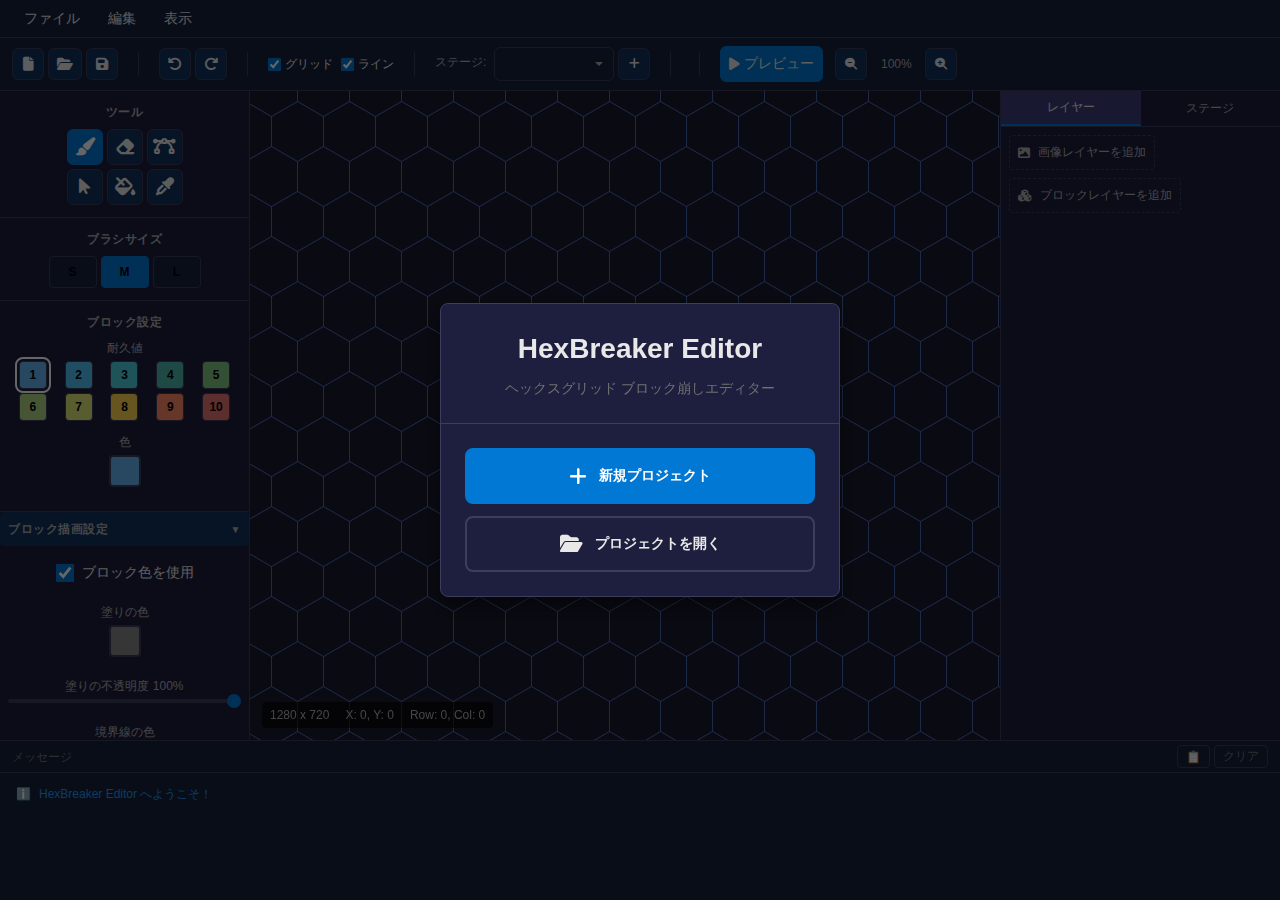
<file: index.html>
<!DOCTYPE html>
<html lang="ja">

<head>
    <meta charset="UTF-8">
    <meta name="viewport" content="width=device-width, initial-scale=1.0">
    <title>HexBreaker Editor</title>
    <link rel="stylesheet" href="css/editor.css">
    <link rel="stylesheet" href="css/dialogs.css">
    <!-- Font Awesome for icons -->
    <link rel="stylesheet" href="https://cdnjs.cloudflare.com/ajax/libs/font-awesome/6.4.0/css/all.min.css">
</head>

<body>
    <div class="editor-container">
        <!-- Menu Bar -->
        <nav class="menu-bar">
            <div class="menu-item" data-menu="file">
                ファイル
                <div class="menu-dropdown">
                    <div class="menu-dropdown-item" id="menu-new">
                        <span>新規作成</span>
                        <span class="shortcut">Ctrl+N</span>
                    </div>
                    <div class="menu-dropdown-item" id="menu-open">
                        <span>開く</span>
                        <span class="shortcut">Ctrl+O</span>
                    </div>
                    <div class="menu-dropdown-item" id="menu-save">
                        <span>保存</span>
                        <span class="shortcut">Ctrl+S</span>
                    </div>
                    <div class="menu-dropdown-item" id="menu-save-as">
                        <span>別名で保存</span>
                        <span class="shortcut">Ctrl+Shift+S</span>
                    </div>
                    <div class="context-menu-separator"></div>
                    <div class="menu-dropdown-item" id="menu-export">
                        <span>エクスポート</span>
                    </div>
                </div>
            </div>
            <div class="menu-item" data-menu="edit">
                編集
                <div class="menu-dropdown">
                    <div class="menu-dropdown-item" id="menu-undo">
                        <span>元に戻す</span>
                        <span class="shortcut">Ctrl+Z</span>
                    </div>
                    <div class="menu-dropdown-item" id="menu-redo">
                        <span>やり直す</span>
                        <span class="shortcut">Ctrl+Y</span>
                    </div>
                </div>
            </div>
            <div class="menu-item" data-menu="view">
                表示
                <div class="menu-dropdown">
                    <div class="menu-dropdown-item" id="menu-toggle-grid">
                        <span>グリッド表示</span>
                        <span class="shortcut">H</span>
                    </div>
                    <div class="menu-dropdown-item" id="menu-toggle-lines">
                        <span>線分表示</span>
                    </div>
                    <div class="menu-dropdown-item" id="menu-reset-view">
                        <span>ビューをリセット</span>
                    </div>
                </div>
            </div>
        </nav>

        <!-- Toolbar -->
        <div class="toolbar">
            <div class="toolbar-group">
                <button class="btn btn--icon" id="btn-new" data-tooltip="新規作成">
                    <i class="fas fa-file"></i>
                </button>
                <button class="btn btn--icon" id="btn-open" data-tooltip="開く">
                    <i class="fas fa-folder-open"></i>
                </button>
                <button class="btn btn--icon" id="btn-save" data-tooltip="保存">
                    <i class="fas fa-save"></i>
                </button>
            </div>

            <div class="toolbar-separator"></div>

            <div class="toolbar-group">
                <button class="btn btn--icon" id="btn-undo" data-tooltip="元に戻す (Ctrl+Z)">
                    <i class="fas fa-undo"></i>
                </button>
                <button class="btn btn--icon" id="btn-redo" data-tooltip="やり直す (Ctrl+Y)">
                    <i class="fas fa-redo"></i>
                </button>
            </div>

            <div class="toolbar-separator"></div>

            <div class="toolbar-group view-toggle">
                <label>
                    <input type="checkbox" id="grid-toggle" checked>
                    グリッド
                </label>
                <label>
                    <input type="checkbox" id="line-toggle" checked>
                    ライン
                </label>
            </div>

            <div class="toolbar-separator"></div>

            <div class="toolbar-group">
                <label class="label" style="margin-right: 4px;">ステージ:</label>
                <select class="select" id="stage-select" style="min-width: 120px;">
                    <!-- Populated dynamically -->
                </select>
                <button class="btn btn--icon btn--small" id="btn-add-stage" data-tooltip="新規ステージ">
                    <i class="fas fa-plus"></i>
                </button>
            </div>

            <div class="toolbar-separator"></div>

            <div class="toolbar-separator"></div>

            <div class="toolbar-group">
                <button class="btn btn--icon btn--primary" id="btn-preview" data-tooltip="プレビュー (P)">
                    <i class="fas fa-play"></i>
                    プレビュー
                </button>
            </div>

            <div class="toolbar-group zoom-controls">
                <button class="btn btn--icon btn--small" id="btn-zoom-out">
                    <i class="fas fa-search-minus"></i>
                </button>
                <span id="zoom-level" class="zoom-level">100%</span>
                <button class="btn btn--icon btn--small" id="btn-zoom-in">
                    <i class="fas fa-search-plus"></i>
                </button>
            </div>
        </div>

        <!-- Left Panel -->
        <div class="left-panel">
            <!-- Tool Palette -->
            <div class="panel-section">
                <div class="panel-title">ツール</div>
                <div class="tool-palette" id="tool-palette">
                    <!-- Row 1: ペン、消しゴム、線分 -->
                    <button class="tool-btn active" id="tool-brush" data-tooltip="ブラシ (B)">
                        <i class="fas fa-paint-brush"></i>
                    </button>
                    <button class="tool-btn" id="tool-eraser" data-tooltip="消しゴム (E)">
                        <i class="fas fa-eraser"></i>
                    </button>
                    <button class="tool-btn" id="tool-line" data-tooltip="ライン (L)">
                        <i class="fas fa-bezier-curve"></i>
                    </button>
                    <!-- Row 2: 選択、塗りつぶし、スポイト -->
                    <button class="tool-btn" id="tool-select" data-tooltip="選択 (V)">
                        <i class="fas fa-mouse-pointer"></i>
                    </button>
                    <button class="tool-btn" id="tool-fill" data-tooltip="塗りつぶし (G)">
                        <i class="fas fa-fill-drip"></i>
                    </button>
                    <button class="tool-btn" id="tool-eyedropper" data-tooltip="スポイト (I)">
                        <i class="fas fa-eye-dropper"></i>
                    </button>
                </div>
            </div>

            <!-- Brush Size -->
            <div class="panel-section">
                <div class="panel-title">ブラシサイズ</div>
                <div class="brush-size-selector">
                    <button class="brush-size-btn" id="brush-s">S</button>
                    <button class="brush-size-btn active" id="brush-m">M</button>
                    <button class="brush-size-btn" id="brush-l">L</button>
                </div>
            </div>

            <!-- Block Settings -->
            <div class="panel-section">
                <div class="panel-title">ブロック設定</div>
                <div class="form-group">
                    <label class="label">耐久値</label>
                    <div class="durability-selector">
                        <button class="durability-btn active" data-durability="1"
                            style="background-color: #64B5F6;">1</button>
                        <button class="durability-btn" data-durability="2" style="background-color: #4FC3F7;">2</button>
                        <button class="durability-btn" data-durability="3" style="background-color: #4DD0E1;">3</button>
                        <button class="durability-btn" data-durability="4" style="background-color: #4DB6AC;">4</button>
                        <button class="durability-btn" data-durability="5" style="background-color: #81C784;">5</button>
                        <button class="durability-btn" data-durability="6" style="background-color: #AED581;">6</button>
                        <button class="durability-btn" data-durability="7" style="background-color: #DCE775;">7</button>
                        <button class="durability-btn" data-durability="8" style="background-color: #FFD54F;">8</button>
                        <button class="durability-btn" data-durability="9" style="background-color: #FF8A65;">9</button>
                        <button class="durability-btn" data-durability="10"
                            style="background-color: #E57373;">10</button>
                    </div>
                </div>
                <div class="form-group">
                    <label class="label">色</label>
                    <input type="color" class="color-picker" id="block-color" value="#64B5F6">
                </div>
            </div>

            <!-- Block Render Settings (collapsible) -->
            <div class="panel-section collapsible">
                <div class="panel-title collapsible-header" id="block-render-toggle">
                    <span>ブロック描画設定</span>
                    <span class="collapse-icon">▼</span>
                </div>
                <div class="collapsible-content" id="block-render-content">
                    <!-- 塗り設定 -->
                    <div class="form-group">
                        <label class="checkbox-label">
                            <input type="checkbox" id="fill-use-block-color" checked>
                            ブロック色を使用
                        </label>
                    </div>
                    <div class="form-group" id="fill-color-group">
                        <label class="label">塗りの色</label>
                        <input type="color" class="color-picker" id="fill-color" value="#888888" disabled>
                    </div>
                    <div class="form-group">
                        <label class="label">塗りの不透明度 <span id="fill-opacity-value">100</span>%</label>
                        <input type="range" class="slider" id="fill-opacity" value="100" min="0" max="100" step="5">
                    </div>
                    <!-- 境界線設定 -->
                    <div class="form-group">
                        <label class="label">境界線の色</label>
                        <input type="color" class="color-picker" id="border-color" value="#ffffff">
                    </div>
                    <div class="form-group">
                        <label class="label">境界線の太さ <span id="border-width-value">3</span>%</label>
                        <input type="range" class="slider" id="border-width" value="3" min="0" max="10" step="0.5">
                    </div>
                    <div class="form-group">
                        <label class="label">エンボス ハイライト色</label>
                        <input type="color" class="color-picker" id="emboss-highlight-color" value="#ffffff">
                    </div>
                    <div class="form-group">
                        <label class="label">ハイライト不透明度 <span id="emboss-highlight-opacity-value">50</span>%</label>
                        <input type="range" class="slider" id="emboss-highlight-opacity" value="50" min="0" max="100"
                            step="5">
                    </div>
                    <div class="form-group">
                        <label class="label">エンボス シャドウ色</label>
                        <input type="color" class="color-picker" id="emboss-shadow-color" value="#000000">
                    </div>
                    <div class="form-group">
                        <label class="label">シャドウ不透明度 <span id="emboss-shadow-opacity-value">40</span>%</label>
                        <input type="range" class="slider" id="emboss-shadow-opacity" value="40" min="0" max="100"
                            step="5">
                    </div>
                    <div class="form-group">
                        <label class="label">エンボス太さ <span id="emboss-width-value">8</span>%</label>
                        <input type="range" class="slider" id="emboss-width" value="8" min="0" max="20" step="1">
                    </div>
                    <div class="form-group">
                        <label class="label">エンボス内側距離 <span id="emboss-inset-value">10</span>%</label>
                        <input type="range" class="slider" id="emboss-inset" value="10" min="5" max="30" step="1">
                    </div>
                </div>
            </div>

            <div class="divider"></div>

            <!-- Line Properties -->
            <div class="panel-section">
                <div class="panel-title">ライン設定</div>
                <div class="line-type-selector">
                    <button class="line-type-btn active" data-type="collision">壁</button>
                    <button class="line-type-btn" data-type="paddle">パドル</button>
                    <button class="line-type-btn" data-type="missline" disabled
                        title="ミスラインはパドル作成時に自動生成されます">ミス</button>
                    <button class="line-type-btn" data-type="decoration">装飾</button>
                    <button class="line-type-btn" data-type="path">パス</button>
                </div>
                <div class="form-row">
                    <div class="form-group">
                        <label class="label">色</label>
                        <input type="color" class="color-picker" id="line-color" value="#FFFF00">
                    </div>
                    <div class="form-group">
                        <label class="label">太さ</label>
                        <input type="number" class="input input--small" id="line-thickness" value="3" min="1" max="20">
                    </div>
                </div>
                <div class="form-group">
                    <label class="label">不透明度</label>
                    <input type="range" class="slider" id="line-opacity" value="1" min="0" max="1" step="0.1">
                </div>
                <div class="form-group">
                    <label class="checkbox-label">
                        <input type="checkbox" id="grid-snap" checked>
                        グリッドスナップ
                    </label>
                </div>

                <!-- パドルライン設定（パドルライン選択時のみ表示） -->
                <div id="paddle-settings" style="display: none;">
                    <div class="form-group">
                        <label class="label">上方向（プレイフィールド側）</label>
                        <button id="btn-flip-normal" class="btn btn--small" title="上方向を反転">反転</button>
                    </div>
                    <div class="form-group">
                        <label class="checkbox-label">
                            <input type="checkbox" id="pair-missline-checkbox" checked>
                            ミスラインを自動生成
                        </label>
                    </div>
                    <div id="missline-offset-group">
                        <div class="form-group">
                            <label class="label">オフセット距離: <span id="missline-offset-value">50</span>px</label>
                            <input type="range" class="slider" id="missline-offset" min="20" max="200" value="50"
                                step="5">
                        </div>
                    </div>
                    <div class="form-group">
                        <label class="label">パドル操作</label>
                        <select id="paddle-control" class="select">
                            <option value="mouse-x">マウス(横)</option>
                            <option value="mouse-y">マウス(縦)</option>
                            <option value="mouse-x-inv">マウス(横・反転)</option>
                            <option value="mouse-y-inv">マウス(縦・反転)</option>
                            <option value="key-x">キーボード(横)</option>
                            <option value="key-y">キーボード(縦)</option>
                            <option value="key-x-inv">キーボード(横・反転)</option>
                            <option value="key-y-inv">キーボード(縦・反転)</option>
                            <option value="auto">自動</option>
                            <option value="tap">タップ</option>
                        </select>
                    </div>
                    <div id="tap-settings" style="display: none;">
                        <div class="form-group">
                            <label class="label">タップエリア幅(px)</label>
                            <input type="number" class="input input--small" id="tap-range" value="40" min="10"
                                max="200">
                        </div>
                    </div>
                </div>

                <!-- パス紐づけ設定（パドル/ミスライン選択時のみ表示） -->
                <div id="path-settings" style="display: none;">
                    <div class="form-group">
                        <label class="label">パスライン</label>
                        <select id="path-line-select" class="select">
                            <option value="">なし</option>
                        </select>
                    </div>
                    <div id="path-speed-settings" style="display: none;">
                        <div class="form-group">
                            <label class="label">移動速度(px/s)</label>
                            <input type="number" class="input input--small" id="path-speed" value="100" min="10"
                                max="500">
                        </div>
                    </div>
                </div>
            </div>
        </div>

        <!-- Canvas Container -->
        <div class="canvas-container">
            <div class="canvas-wrapper">
                <canvas id="mainCanvas" width="1280" height="720"></canvas>
                <canvas id="overlayCanvas" width="1280" height="720"></canvas>
            </div>
            <div class="canvas-info">
                <span id="canvas-size-info">1280 x 720</span>
                <span id="cursor-pos-info">X: 0, Y: 0</span>
                <span id="hex-pos-info">Row: 0, Col: 0</span>
            </div>
        </div>

        <!-- Right Panel -->
        <div class="right-panel">
            <!-- Tabs -->
            <div class="panel-tabs">
                <button class="panel-tab active" data-tab="layers">レイヤー</button>
                <button class="panel-tab" data-tab="stages">ステージ</button>
            </div>

            <!-- Layer Tab -->
            <div class="panel-content" id="tab-layers">
                <div class="layer-list" id="layer-list">
                    <!-- Layers will be rendered here -->
                </div>
                <button class="add-layer-btn" id="btn-add-image">
                    <i class="fas fa-image"></i>
                    画像レイヤーを追加
                </button>
                <button class="add-layer-btn" id="btn-add-block-layer">
                    <i class="fas fa-cubes"></i>
                    ブロックレイヤーを追加
                </button>
            </div>

            <!-- Stage Tab (hidden by default) -->
            <div class="panel-content hidden" id="tab-stages">
                <div class="stage-list" id="stage-list">
                    <!-- Stages will be rendered here -->
                </div>
                <button class="add-layer-btn" id="btn-create-stage">
                    <i class="fas fa-plus"></i>
                    ステージを作成
                </button>
            </div>
        </div>

        <!-- Message Panel -->
        <div class="message-panel">
            <div class="message-header">
                <span class="message-title">メッセージ</span>
                <div class="message-header-buttons">
                    <button class="message-copy-all-btn" id="btn-copy-messages" title="全てコピー">📋</button>
                    <button class="message-clear-btn" id="btn-clear-messages">クリア</button>
                </div>
            </div>
            <div class="message-list" id="message-list">
                <div class="message info">
                    <span class="message-icon">ℹ️</span>
                    <span class="message-text">HexBreaker Editor へようこそ！</span>
                </div>
            </div>
        </div>
    </div>

    <!-- New Stage Dialog -->
    <div class="modal-overlay hidden" id="new-stage-dialog">
        <div class="modal">
            <div class="modal-header">
                <span class="modal-title">新規ステージ作成</span>
                <button class="modal-close" id="new-stage-cancel">&times;</button>
            </div>
            <div class="modal-body">
                <div class="form-group">
                    <label class="label">ステージ名</label>
                    <input type="text" class="input" id="new-stage-name" placeholder="Stage 1" value="">
                </div>

                <div class="form-group">
                    <label class="label">ベース画像（オプション）</label>
                    <input type="file" class="input" id="new-stage-image" accept="image/png,image/jpeg,image/gif">
                    <small style="color: var(--color-text-muted); display: block; margin-top: 4px;">
                        画像サイズがキャンバスサイズとして使用されます
                    </small>
                </div>

                <div class="form-group">
                    <label class="label">キャンバスサイズ（手動設定）</label>
                    <div style="display: flex; gap: 8px; align-items: center;">
                        <input type="number" class="input" id="new-stage-width" value="1280" style="width: 80px;">
                        <span>×</span>
                        <input type="number" class="input" id="new-stage-height" value="720" style="width: 80px;">
                        <span>px</span>
                    </div>
                </div>

                <div class="form-group">
                    <label class="label">グリッドサイズ（ブロック密度）</label>
                    <div style="display: flex; flex-direction: column; gap: 4px;">
                        <label style="display: flex; align-items: center; gap: 8px; cursor: pointer;">
                            <input type="radio" name="grid-size" value="small">
                            <span>小 (10px) - 細かいブロック</span>
                        </label>
                        <label style="display: flex; align-items: center; gap: 8px; cursor: pointer;">
                            <input type="radio" name="grid-size" value="medium" checked>
                            <span>中 (30px) - 標準</span>
                        </label>
                        <label style="display: flex; align-items: center; gap: 8px; cursor: pointer;">
                            <input type="radio" name="grid-size" value="large">
                            <span>大 (50px) - 大きいブロック</span>
                        </label>
                    </div>
                    <small style="color: var(--color-warning); display: block; margin-top: 8px;">
                        ⚠ グリッドサイズは作成後に変更できません
                    </small>
                </div>
            </div>
            <div class="modal-footer">
                <button class="btn btn--secondary" id="new-stage-cancel-btn">キャンセル</button>
                <button class="btn btn--primary" id="new-stage-create-btn">作成</button>
            </div>
        </div>
    </div>

    <!-- Blockify Dialog -->
    <div class="modal-overlay hidden" id="blockify-dialog">
        <div class="modal">
            <div class="modal-header">
                <span class="modal-title">ブロック化</span>
                <button class="modal-close" id="blockify-close-btn">&times;</button>
            </div>
            <div class="modal-body">
                <div class="form-group">
                    <label class="label">ソース画像レイヤー</label>
                    <select class="select" id="blockify-source" style="width: 100%;">
                        <!-- Populated dynamically -->
                    </select>
                    <small style="color: var(--color-text-muted);">
                        背景透過のPNG画像を使用してください
                    </small>
                </div>

                <div class="form-group">
                    <label class="label">カバレッジしきい値: <span id="blockify-coverage-value">30%</span></label>
                    <input type="range" class="slider" id="blockify-coverage-threshold" min="0.1" max="1" step="0.05"
                        value="0.3" style="width: 100%;">
                    <small style="color: var(--color-text-muted);">
                        ヘックス内のこの割合以上が不透明ならブロック配置
                    </small>
                </div>

                <div class="form-group">
                    <label class="label">デフォルト耐久値</label>
                    <select class="select" id="blockify-durability" style="width: 100%;">
                        <option value="1">1</option>
                        <option value="2">2</option>
                        <option value="3">3</option>
                        <option value="4">4</option>
                        <option value="5">5</option>
                    </select>
                </div>

                <div class="form-group">
                    <label style="display: flex; align-items: center; gap: 8px; cursor: pointer;">
                        <input type="checkbox" id="blockify-use-image-color" checked>
                        <span>画像から色を抽出</span>
                    </label>
                </div>

                <div class="form-group">
                    <label class="label">デフォルト色</label>
                    <input type="color" class="color-picker" id="blockify-default-color" value="#64B5F6">
                </div>

                <hr style="border-color: var(--color-border); margin: 16px 0;">

                <div class="form-group">
                    <label class="label">出力先</label>
                    <select class="select" id="blockify-target" style="width: 100%;">
                        <option value="">新規ブロックレイヤー</option>
                        <!-- Existing block layers populated dynamically -->
                    </select>
                </div>

                <div class="form-group">
                    <label style="display: flex; align-items: center; gap: 8px; cursor: pointer;">
                        <input type="checkbox" id="blockify-merge-blocks">
                        <span>既存ブロックとマージ（上書きしない）</span>
                    </label>
                </div>

                <div class="form-group"
                    style="background: var(--color-bg-secondary); padding: 12px; border-radius: 4px;">
                    <label class="label">プレビュー</label>
                    <p style="margin: 8px 0 0 0;">
                        生成ブロック数: <strong id="blockify-preview-count">0</strong>
                    </p>
                </div>
            </div>
            <div class="modal-footer">
                <button class="btn btn--secondary" id="blockify-cancel-btn">キャンセル</button>
                <button class="btn btn--primary" id="blockify-create-btn">ブロック化実行</button>
            </div>
        </div>
    </div>

    <!-- Layer Context Menu -->
    <div class="context-menu hidden" id="layer-context-menu">
        <!-- Items populated dynamically -->
    </div>

    <!-- Startup Dialog -->
    <div class="modal-overlay" id="startup-dialog">
        <div class="modal startup-modal">
            <div class="startup-header">
                <h1 class="startup-title">HexBreaker Editor</h1>
                <p class="startup-subtitle">ヘックスグリッド ブロック崩しエディター</p>
            </div>
            <div class="startup-buttons">
                <button class="startup-btn startup-btn--primary" id="btn-startup-new">
                    <i class="fas fa-plus"></i>
                    <span>新規プロジェクト</span>
                </button>
                <button class="startup-btn startup-btn--secondary" id="btn-startup-open">
                    <i class="fas fa-folder-open"></i>
                    <span>プロジェクトを開く</span>
                </button>
            </div>
        </div>
    </div>

    <!-- New Project Wizard -->
    <div class="modal-overlay hidden" id="new-project-wizard">
        <div class="modal wizard-modal">
            <div class="wizard-header">
                <span class="modal-title">新規プロジェクト作成</span>
                <div class="wizard-steps">
                    <div class="step-indicator active" data-step="1">1</div>
                    <div class="step-connector"></div>
                    <div class="step-indicator" data-step="2">2</div>
                    <div class="step-connector"></div>
                    <div class="step-indicator" data-step="3">3</div>
                </div>
            </div>

            <!-- Step 1: Base Layer -->
            <div class="wizard-step" id="wizard-step-1">
                <div class="wizard-step-title">ベースレイヤーの設定</div>
                <div class="wizard-step-desc">背景画像または単色を選択してください</div>

                <div class="wizard-content">
                    <!-- Tab Selector -->
                    <div class="wizard-tabs" id="wizard-base-tabs">
                        <button class="wizard-tab active" data-tab="image">
                            <i class="fas fa-image"></i> 画像
                        </button>
                        <button class="wizard-tab" data-tab="solid">
                            <i class="fas fa-fill-drip"></i> 単色
                        </button>
                    </div>

                    <!-- Image Tab Content -->
                    <div class="wizard-tab-content" id="wizard-tab-image">
                        <div class="drop-zone" id="wizard-drop-zone">
                            <div class="drop-zone-content">
                                <i class="fas fa-image drop-zone-icon"></i>
                                <p>画像をドラッグ＆ドロップ</p>
                                <p class="drop-zone-hint">または</p>
                                <button class="btn btn--secondary" id="btn-wizard-select-image">
                                    ファイルを選択
                                </button>
                            </div>
                        </div>
                        <input type="file" id="file-input-wizard-image" accept="image/*" style="display:none">

                        <!-- Image Preview -->
                        <div class="image-preview-container hidden" id="wizard-image-preview">
                            <img id="wizard-preview-img" class="preview-img" alt="Preview">
                            <div class="preview-info">
                                <span id="wizard-image-name">image.png</span>
                                <span id="wizard-image-size">1280 x 720 px</span>
                            </div>
                            <button class="btn btn--icon btn--small" id="btn-wizard-clear-image">
                                <i class="fas fa-times"></i>
                            </button>
                        </div>
                    </div>

                    <!-- Solid Color Tab Content -->
                    <div class="wizard-tab-content hidden" id="wizard-tab-solid">
                        <div class="wizard-solid-row">
                            <div class="wizard-panel wizard-solid-panel" id="wizard-color-panel">
                                <label class="label">背景色</label>
                                <div class="color-preset-grid">
                                    <button class="bg-color-preset" data-color="#FFFFFF" style="background:#FFFFFF"
                                        title="白"></button>
                                    <button class="bg-color-preset" data-color="#000000" style="background:#000000"
                                        title="黒"></button>
                                    <button class="bg-color-preset selected" data-color="#808080"
                                        style="background:#808080" title="グレー"></button>
                                    <button class="bg-color-preset" data-color="#333333" style="background:#333333"
                                        title="ダークグレー"></button>
                                </div>
                            </div>
                            <div class="wizard-panel wizard-solid-panel" id="wizard-size-panel">
                                <label class="label">サイズ</label>
                                <div class="size-preset-buttons">
                                    <button class="size-preset-btn" data-width="1280"
                                        data-height="720">1280×720</button>
                                    <button class="size-preset-btn" data-width="1920"
                                        data-height="1080">1920×1080</button>
                                    <button class="size-preset-btn" data-width="800" data-height="600">800×600</button>
                                </div>
                                <div class="size-inputs">
                                    <input type="number" class="input" id="wizard-width" value="1280" min="100"
                                        max="4096">
                                    <span>×</span>
                                    <input type="number" class="input" id="wizard-height" value="720" min="100"
                                        max="4096">
                                    <span>px</span>
                                </div>
                            </div>
                        </div>
                    </div>
                </div>

                <div class="wizard-footer">
                    <button class="btn btn--secondary" id="btn-wizard-cancel-1" disabled>キャンセル</button>
                    <button class="btn btn--primary" id="btn-wizard-step1-next" disabled>次へ</button>
                </div>
            </div>

            <!-- Step 2: Paddle Area -->
            <div class="wizard-step hidden" id="wizard-step-2">
                <div class="wizard-step-title">パドル領域の設定</div>
                <div class="wizard-step-desc">追加領域とプリセットを設定してください</div>

                <div class="wizard-content">
                    <!-- Extra Area Mode -->
                    <label class="label">追加領域</label>
                    <div class="option-cards">
                        <div class="extra-area-card selected" data-mode="none">
                            <i class="fas fa-square"></i>
                            <span>なし</span>
                            <small>画像サイズのまま</small>
                        </div>
                        <div class="extra-area-card" data-mode="external">
                            <i class="fas fa-expand"></i>
                            <span>追加領域あり</span>
                            <small>パドル用スペースを追加</small>
                        </div>
                    </div>

                    <!-- Extra Area Settings -->
                    <div class="wizard-panel hidden" id="wizard-extra-area-settings">
                        <div class="form-row">
                            <div class="form-group">
                                <label class="label">位置</label>
                                <select class="select" id="wizard-extra-position">
                                    <option value="bottom">下</option>
                                    <option value="top">上</option>
                                    <option value="left">左</option>
                                    <option value="right">右</option>
                                </select>
                            </div>
                            <div class="form-group">
                                <label class="label">サイズ (px)</label>
                                <input type="number" class="input" id="wizard-extra-size" value="100" min="50"
                                    max="500">
                            </div>
                        </div>
                    </div>

                    <div class="form-divider"></div>

                    <!-- Paddle Axis Preset -->
                    <label class="label">パドル軸の自動生成</label>
                    <div class="preset-cards">
                        <div class="paddle-preset-card selected" data-preset="auto">
                            <i class="fas fa-magic"></i>
                            <span>自動</span>
                        </div>
                        <div class="paddle-preset-card" data-preset="none">
                            <i class="fas fa-ban"></i>
                            <span>なし</span>
                        </div>
                    </div>

                    <!-- Missline Preset -->
                    <label class="label">ミスラインの自動生成</label>
                    <div class="preset-cards">
                        <div class="missline-preset-card selected" data-preset="auto">
                            <i class="fas fa-magic"></i>
                            <span>自動</span>
                        </div>
                        <div class="missline-preset-card" data-preset="none">
                            <i class="fas fa-ban"></i>
                            <span>なし</span>
                        </div>
                    </div>
                </div>

                <div class="wizard-footer">
                    <button class="btn btn--secondary" id="btn-wizard-cancel-2" disabled>キャンセル</button>
                    <div class="wizard-footer-right">
                        <button class="btn btn--secondary" id="btn-wizard-step2-back">戻る</button>
                        <button class="btn btn--primary" id="btn-wizard-step2-next">次へ</button>
                    </div>
                </div>
            </div>

            <!-- Step 3: Grid Size & Confirm -->
            <div class="wizard-step hidden" id="wizard-step-3">
                <div class="wizard-step-title">グリッドサイズと確認</div>
                <div class="wizard-step-desc">設定を確認して作成してください</div>

                <div class="wizard-content">
                    <!-- Grid Size -->
                    <label class="label">グリッドサイズ（ブロック密度）</label>
                    <div class="grid-size-cards">
                        <div class="grid-size-card" data-size="small">
                            <div class="grid-preview grid-preview--small"></div>
                            <span>小</span>
                            <small>10px - 細かい</small>
                        </div>
                        <div class="grid-size-card selected" data-size="medium">
                            <div class="grid-preview grid-preview--medium"></div>
                            <span>中</span>
                            <small>30px - 標準</small>
                        </div>
                        <div class="grid-size-card" data-size="large">
                            <div class="grid-preview grid-preview--large"></div>
                            <span>大</span>
                            <small>50px - 大きい</small>
                        </div>
                    </div>
                    <p class="warning-text">
                        <i class="fas fa-info-circle"></i>
                        各ステージのグリッドサイズはステージ作成後に変更できません
                    </p>

                    <div class="form-divider"></div>

                    <!-- Summary -->
                    <div class="summary-panel">
                        <div class="summary-title">設定サマリー</div>
                        <div class="summary-row">
                            <span class="summary-label">ベースレイヤー:</span>
                            <span class="summary-value" id="summary-base-layer">-</span>
                        </div>
                        <div class="summary-row">
                            <span class="summary-label">ベースサイズ:</span>
                            <span class="summary-value" id="summary-base-size">-</span>
                        </div>
                        <div class="summary-row">
                            <span class="summary-label">追加領域:</span>
                            <span class="summary-value" id="summary-extra-area">-</span>
                        </div>
                        <div class="summary-row">
                            <span class="summary-label">キャンバスサイズ:</span>
                            <span class="summary-value" id="summary-canvas-size">-</span>
                        </div>
                        <div class="summary-row">
                            <span class="summary-label">グリッドサイズ:</span>
                            <span class="summary-value" id="summary-grid-size">-</span>
                        </div>
                    </div>
                </div>

                <div class="wizard-footer">
                    <button class="btn btn--secondary" id="btn-wizard-cancel-3" disabled>キャンセル</button>
                    <div class="wizard-footer-right">
                        <button class="btn btn--secondary" id="btn-wizard-step3-back">戻る</button>
                        <button class="btn btn--primary" id="btn-wizard-create">
                            <i class="fas fa-check"></i>
                            作成
                        </button>
                    </div>
                </div>
            </div>
        </div>
    </div>

    <!-- File input for project loading -->
    <input type="file" id="file-input-project" accept=".hbp,.json" style="display:none">

    <!-- Scripts -->
    <script type="module">
        import { editor } from './editor/core/Editor.js?v=3';
        import { UIController } from './editor/ui/UIController.js?v=3';
        import { pixelToHex } from './shared/HexMath.js';

        // Initialize on DOM ready
        document.addEventListener('DOMContentLoaded', async () => {
            const mainCanvas = document.getElementById('mainCanvas');
            const overlayCanvas = document.getElementById('overlayCanvas');

            // Initialize editor (async - handles startup flow)
            await editor.init(mainCanvas, overlayCanvas);

            // Initialize UI controller
            const ui = new UIController(editor);
            ui.init();

            // Tab switching
            document.querySelectorAll('.panel-tab').forEach(tab => {
                tab.addEventListener('click', () => {
                    document.querySelectorAll('.panel-tab').forEach(t => t.classList.remove('active'));
                    tab.classList.add('active');

                    const tabId = tab.dataset.tab;
                    document.querySelectorAll('.panel-content').forEach(content => {
                        content.classList.toggle('hidden', content.id !== `tab-${tabId}`);
                    });
                });
            });

            // Canvas info updates
            overlayCanvas.addEventListener('mousemove', (e) => {
                const rect = overlayCanvas.getBoundingClientRect();
                const screenX = e.clientX - rect.left;
                const screenY = e.clientY - rect.top;
                const coords = editor.renderSystem.screenToCanvas(screenX, screenY);

                document.getElementById('cursor-pos-info').textContent =
                    `X: ${Math.round(coords.x)}, Y: ${Math.round(coords.y)}`;

                const gridSize = editor.renderSystem.gridSize;
                const hex = pixelToHex(coords.x, coords.y, gridSize);
                document.getElementById('hex-pos-info').textContent =
                    `Row: ${hex.row}, Col: ${hex.col}`;
            });

            // Update canvas size info
            editor.on('canvasSizeChanged', (size) => {
                document.getElementById('canvas-size-info').textContent =
                    `${size.width} x ${size.height}`;
            });

            // Menu items
            document.getElementById('menu-new')?.addEventListener('click', () => editor.newProject());
            document.getElementById('menu-toggle-grid')?.addEventListener('click', () => editor.toggleGrid());
            document.getElementById('menu-toggle-lines')?.addEventListener('click', () => editor.toggleLines());
            document.getElementById('menu-reset-view')?.addEventListener('click', () => editor.resetView());

            console.log('HexBreaker Editor ready');
        });
    </script>
</body>

</html>
</file>
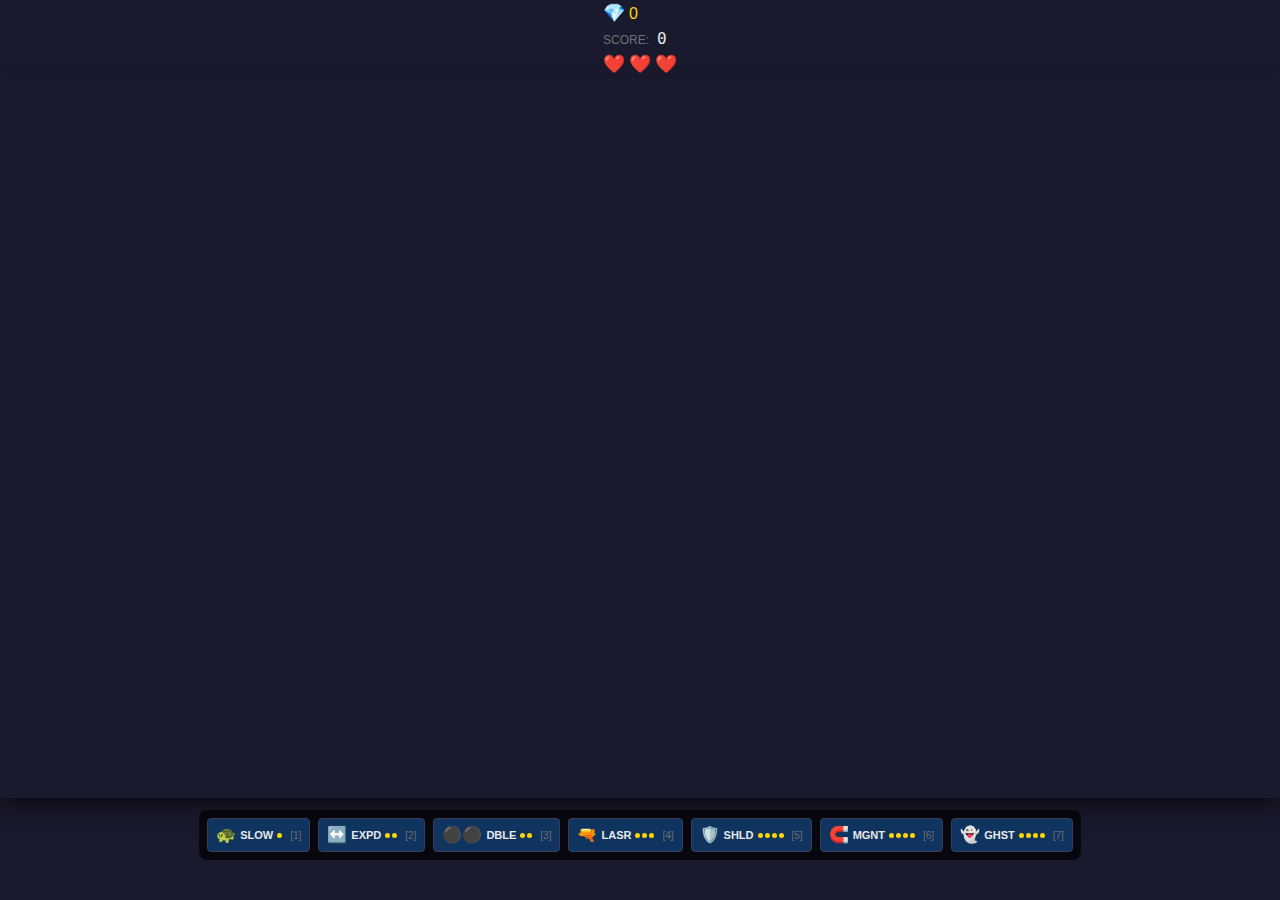
<file: game_index.html>
<!DOCTYPE html>
<html lang="ja">

<head>
    <meta charset="UTF-8">
    <meta name="viewport" content="width=device-width, initial-scale=1.0">
    <title>HexBreaker Game</title>
    <link rel="stylesheet" href="css/game.css">
</head>

<body>
    <div class="game-container">
        <!-- Header: HUD / メッセージ切り替え -->
        <header class="game-header">
            <!-- HUD (通常時) -->
            <div class="header-hud" id="header-hud">
                <div class="hud-gems">
                    <span class="gem-icon">💎</span>
                    <span class="gem-count" id="gem-count">0</span>
                </div>
                <div class="hud-score">
                    <span class="score-label">SCORE:</span>
                    <span class="score-value" id="score-value">0</span>
                </div>
                <div class="hud-lives" id="lives-display">
                    <span class="life-icon">❤️</span>
                    <span class="life-icon">❤️</span>
                    <span class="life-icon">❤️</span>
                </div>
            </div>
            <!-- メッセージ (一時表示) -->
            <div class="header-message" id="header-message"></div>
        </header>

        <!-- Main: ゲームキャンバス -->
        <main class="game-main">
            <canvas id="gameCanvas" width="1280" height="720"></canvas>

            <!-- Combo Display (main内のrelative) -->
            <div class="combo-display" id="combo-display">
                <div class="combo-count" id="combo-count">1</div>
                <div class="combo-label">COMBO</div>
            </div>
        </main>

        <!-- Footer: ウェポンパネル -->
        <footer class="game-footer">
            <div class="weapon-panel">
                <div class="weapon-slot" data-weapon="slow">
                    <span class="weapon-icon">🐢</span>
                    <span class="weapon-name">SLOW</span>
                    <div class="weapon-cost">
                        <span class="weapon-cost-pip"></span>
                    </div>
                    <span class="weapon-key">[1]</span>
                </div>
                <div class="weapon-slot" data-weapon="wide">
                    <span class="weapon-icon">↔️</span>
                    <span class="weapon-name">EXPD</span>
                    <div class="weapon-cost">
                        <span class="weapon-cost-pip"></span>
                        <span class="weapon-cost-pip"></span>
                    </div>
                    <span class="weapon-key">[2]</span>
                </div>
                <div class="weapon-slot" data-weapon="double">
                    <span class="weapon-icon">⚫⚫</span>
                    <span class="weapon-name">DBLE</span>
                    <div class="weapon-cost">
                        <span class="weapon-cost-pip"></span>
                        <span class="weapon-cost-pip"></span>
                    </div>
                    <span class="weapon-key">[3]</span>
                </div>
                <div class="weapon-slot" data-weapon="laser">
                    <span class="weapon-icon">🔫</span>
                    <span class="weapon-name">LASR</span>
                    <div class="weapon-cost">
                        <span class="weapon-cost-pip"></span>
                        <span class="weapon-cost-pip"></span>
                        <span class="weapon-cost-pip"></span>
                    </div>
                    <span class="weapon-key">[4]</span>
                </div>
                <div class="weapon-slot" data-weapon="shield">
                    <span class="weapon-icon">🛡️</span>
                    <span class="weapon-name">SHLD</span>
                    <div class="weapon-cost">
                        <span class="weapon-cost-pip"></span>
                        <span class="weapon-cost-pip"></span>
                        <span class="weapon-cost-pip"></span>
                        <span class="weapon-cost-pip"></span>
                    </div>
                    <span class="weapon-key">[5]</span>
                </div>
                <div class="weapon-slot" data-weapon="magnet">
                    <span class="weapon-icon">🧲</span>
                    <span class="weapon-name">MGNT</span>
                    <div class="weapon-cost">
                        <span class="weapon-cost-pip"></span>
                        <span class="weapon-cost-pip"></span>
                        <span class="weapon-cost-pip"></span>
                        <span class="weapon-cost-pip"></span>
                    </div>
                    <span class="weapon-key">[6]</span>
                </div>
                <div class="weapon-slot" data-weapon="ghost">
                    <span class="weapon-icon">👻</span>
                    <span class="weapon-name">GHST</span>
                    <div class="weapon-cost">
                        <span class="weapon-cost-pip"></span>
                        <span class="weapon-cost-pip"></span>
                        <span class="weapon-cost-pip"></span>
                        <span class="weapon-cost-pip"></span>
                    </div>
                    <span class="weapon-key">[7]</span>
                </div>
            </div>
        </footer>

        <!-- Game Overlays (position: fixed) -->
        <div class="game-overlay" id="overlay-gameover">
            <h1 class="game-overlay-title game-over">GAME OVER</h1>
            <p class="game-overlay-score">Score: <span id="final-score">0</span></p>
            <div class="game-overlay-buttons">
                <button class="btn btn--primary" id="btn-continue">コンティニュー</button>
                <button class="btn" id="btn-quit">終了</button>
            </div>
        </div>

        <div class="game-overlay" id="overlay-clear">
            <h1 class="game-overlay-title stage-clear">STAGE CLEAR!</h1>
            <p class="game-overlay-score">Score: <span id="clear-score">0</span></p>
            <div class="game-overlay-buttons">
                <button class="btn btn--primary" id="btn-next">次のステージ</button>
            </div>
        </div>

        <!-- Pause Overlay -->
        <div class="game-overlay" id="overlay-pause">
            <div class="pause-menu">
                <h2 class="pause-title">PAUSED</h2>
                <div class="pause-log" id="pause-log">
                    <!-- Log entries populated by JS -->
                </div>
                <div class="pause-buttons">
                    <button class="btn btn--primary" id="btn-resume">再開</button>
                    <button class="btn" id="btn-pause-quit">終了</button>
                </div>
            </div>
        </div>
    </div>

    <script type="module">
        import { Game } from './game/Game.js';
        import { previewStorage } from './shared/PreviewStorage.js';

        // Initialize game on DOM ready
        document.addEventListener('DOMContentLoaded', async () => {
            const canvas = document.getElementById('gameCanvas');
            const game = new Game(canvas);

            // UI element references
            const scoreValue = document.getElementById('score-value');
            const gemCount = document.getElementById('gem-count');
            const livesDisplay = document.getElementById('lives-display');
            const comboDisplay = document.getElementById('combo-display');
            const comboCount = document.getElementById('combo-count');
            const overlayGameOver = document.getElementById('overlay-gameover');
            const overlayClear = document.getElementById('overlay-clear');
            const finalScore = document.getElementById('final-score');
            const clearScore = document.getElementById('clear-score');

            // UI update callbacks
            game.onScoreUpdate = (score) => {
                scoreValue.textContent = score.toLocaleString();
            };

            game.onLivesUpdate = (lives) => {
                livesDisplay.innerHTML = '❤️'.repeat(lives);
            };

            game.onGemsUpdate = (gems) => {
                gemCount.textContent = gems;
            };

            game.onComboUpdate = (combo) => {
                if (combo > 1) {
                    comboDisplay.classList.add('active');
                    comboCount.textContent = combo;
                } else {
                    comboDisplay.classList.remove('active');
                }
            };

            game.onWeaponUpdate = (availability) => {
                const slots = document.querySelectorAll('.weapon-slot');
                slots.forEach(slot => {
                    const weaponId = slot.dataset.weapon;
                    if (availability[weaponId]) {
                        slot.classList.add('can-afford');
                    } else {
                        slot.classList.remove('can-afford');
                    }
                });
            };

            game.onGameOver = (score) => {
                finalScore.textContent = score.toLocaleString();
                overlayGameOver.classList.add('active');
            };

            game.onStageClear = (score) => {
                clearScore.textContent = score.toLocaleString();
                overlayClear.classList.add('active');
            };

            // Weapon slot click handlers
            document.querySelectorAll('.weapon-slot').forEach(slot => {
                slot.addEventListener('click', () => {
                    const weaponId = slot.dataset.weapon;
                    game.input.onWeapon(weaponId);
                });
            });

            // Button handlers
            document.getElementById('btn-continue')?.addEventListener('click', () => {
                overlayGameOver.classList.remove('active');
                game.restart();
            });

            document.getElementById('btn-quit')?.addEventListener('click', () => {
                overlayGameOver.classList.remove('active');
                game.stop();
            });

            document.getElementById('btn-next')?.addEventListener('click', () => {
                overlayClear.classList.remove('active');
                game.restart(); // For now, just restart same stage
            });

            // Pause functionality
            const overlayPause = document.getElementById('overlay-pause');
            const pauseLog = document.getElementById('pause-log');

            function togglePause() {
                if (overlayPause.classList.contains('active')) {
                    // Resume
                    overlayPause.classList.remove('active');
                    game.resume();
                } else {
                    // Pause
                    game.pause();
                    populatePauseLog();
                    overlayPause.classList.add('active');
                }
            }

            function populatePauseLog() {
                const log = game.getMessageLog();
                pauseLog.innerHTML = '';

                if (log.length === 0) {
                    pauseLog.innerHTML = '<div class="pause-log-entry pause-log-entry--info">ログなし</div>';
                    return;
                }

                for (const entry of log.slice(-20)) { // Last 20 entries
                    const div = document.createElement('div');
                    div.className = `pause-log-entry pause-log-entry--${entry.type}`;

                    const time = new Date(entry.time);
                    const timeStr = time.toLocaleTimeString('ja-JP', { hour: '2-digit', minute: '2-digit', second: '2-digit' });

                    div.innerHTML = `<span class="pause-log-time">${timeStr}</span><span>${entry.text}</span>`;
                    pauseLog.appendChild(div);
                }
            }

            // Escape key handler
            document.addEventListener('keydown', (e) => {
                if (e.key === 'Escape') {
                    togglePause();
                }
            });

            document.getElementById('btn-resume')?.addEventListener('click', () => {
                overlayPause.classList.remove('active');
                game.resume();
            });

            document.getElementById('btn-pause-quit')?.addEventListener('click', () => {
                overlayPause.classList.remove('active');
                game.stop();
            });

            // Check for stage data from editor (via IndexedDB)
            try {
                const stageData = await previewStorage.load();
                if (stageData) {
                    game.loadStage(stageData);
                    await previewStorage.clear();
                } else {
                    // Load test stage for demonstration
                    game.loadTestStage();
                }
            } catch (e) {
                console.error('Failed to load stage data:', e);
                game.loadTestStage();
            }

            console.log('HexBreaker Game initialized');
        });
    </script>
</body>

</html>
</file>
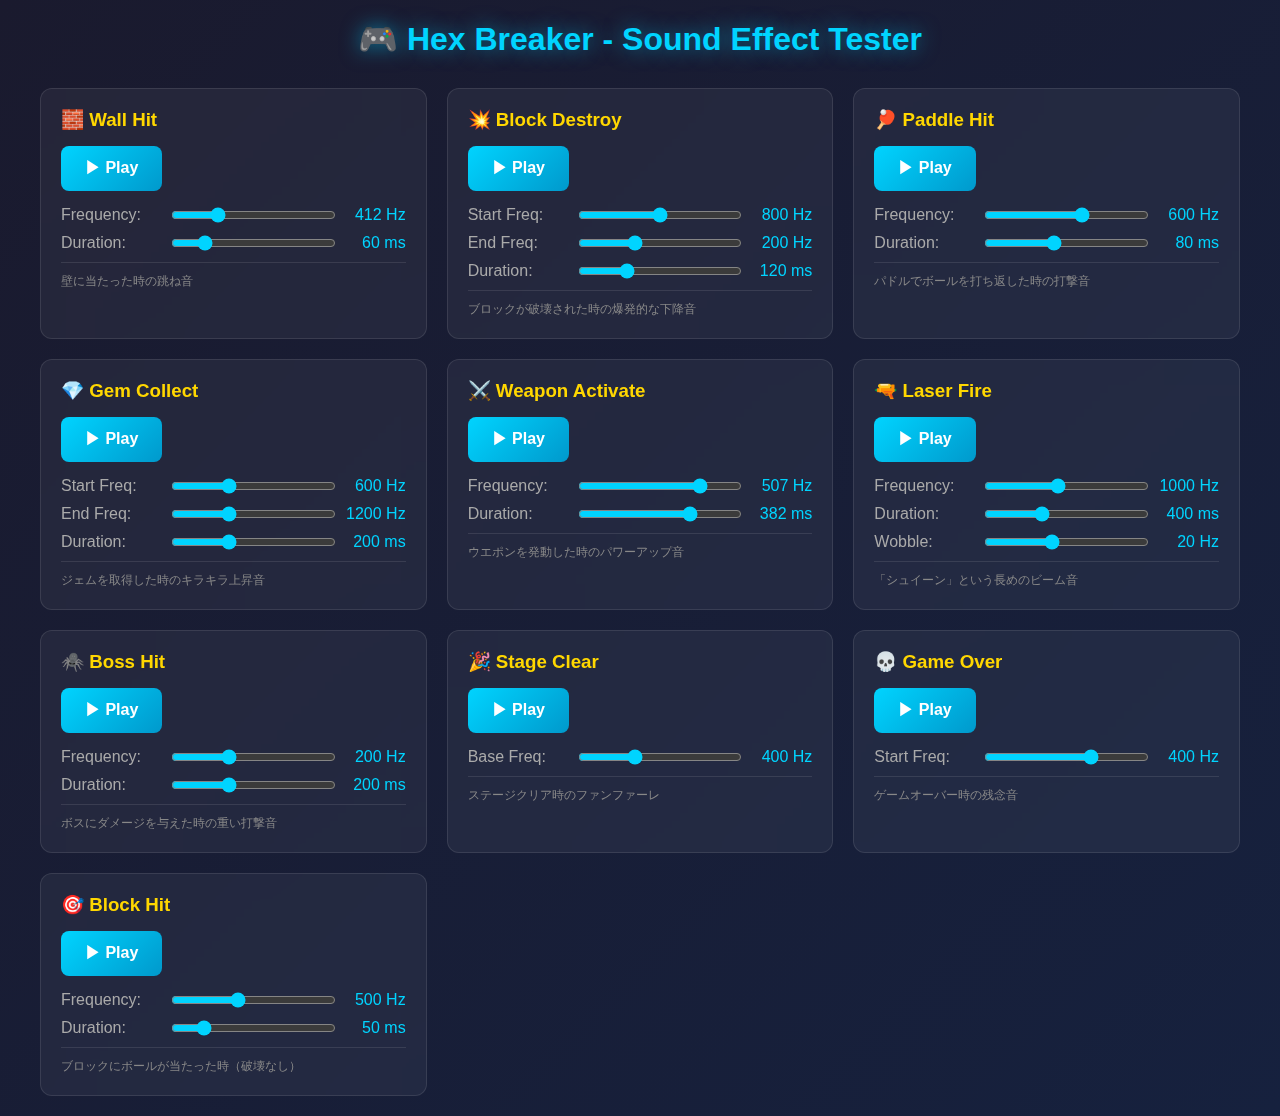
<file: tools/sound_tester.html>
<!DOCTYPE html>
<html lang="ja">

<head>
    <meta charset="UTF-8">
    <meta name="viewport" content="width=device-width, initial-scale=1.0">
    <title>Hex Breaker - Sound Effect Tester</title>
    <style>
        * {
            margin: 0;
            padding: 0;
            box-sizing: border-box;
        }

        body {
            font-family: 'Segoe UI', sans-serif;
            background: linear-gradient(135deg, #1a1a2e 0%, #16213e 100%);
            min-height: 100vh;
            padding: 20px;
            color: #fff;
        }

        h1 {
            text-align: center;
            margin-bottom: 30px;
            color: #00d4ff;
            text-shadow: 0 0 20px rgba(0, 212, 255, 0.5);
        }

        .container {
            max-width: 1200px;
            margin: 0 auto;
            display: grid;
            grid-template-columns: repeat(auto-fill, minmax(350px, 1fr));
            gap: 20px;
        }

        .sound-card {
            background: rgba(255, 255, 255, 0.05);
            border: 1px solid rgba(255, 255, 255, 0.1);
            border-radius: 12px;
            padding: 20px;
            backdrop-filter: blur(10px);
        }

        .sound-card h3 {
            color: #ffd700;
            margin-bottom: 15px;
            display: flex;
            align-items: center;
            gap: 10px;
        }

        .play-btn {
            background: linear-gradient(135deg, #00d4ff 0%, #0099cc 100%);
            border: none;
            color: #fff;
            padding: 12px 24px;
            border-radius: 8px;
            cursor: pointer;
            font-size: 16px;
            font-weight: bold;
            transition: all 0.3s;
            margin-bottom: 15px;
        }

        .play-btn:hover {
            transform: scale(1.05);
            box-shadow: 0 0 20px rgba(0, 212, 255, 0.5);
        }

        .play-btn:active {
            transform: scale(0.95);
        }

        .param-row {
            display: flex;
            align-items: center;
            margin-bottom: 10px;
            gap: 10px;
        }

        .param-row label {
            min-width: 100px;
            color: #aaa;
        }

        .param-row input[type="range"] {
            flex: 1;
            accent-color: #00d4ff;
        }

        .param-row .value {
            min-width: 60px;
            text-align: right;
            color: #00d4ff;
        }

        .description {
            font-size: 12px;
            color: #888;
            margin-top: 10px;
            padding-top: 10px;
            border-top: 1px solid rgba(255, 255, 255, 0.1);
        }
    </style>
</head>

<body>
    <h1>🎮 Hex Breaker - Sound Effect Tester</h1>

    <div class="container">
        <!-- Wall Hit (旧Block Hit - 音を交換) -->
        <div class="sound-card">
            <h3>🧱 Wall Hit</h3>
            <button class="play-btn" onclick="playWallHit()">▶ Play</button>
            <div class="param-row">
                <label>Frequency:</label>
                <input type="range" id="wallHit_freq" min="200" max="1000" value="412">
                <span class="value" id="wallHit_freq_val">412 Hz</span>
            </div>
            <div class="param-row">
                <label>Duration:</label>
                <input type="range" id="wallHit_dur" min="30" max="200" value="60">
                <span class="value" id="wallHit_dur_val">60 ms</span>
            </div>
            <div class="description">壁に当たった時の跳ね音</div>
        </div>

        <!-- Block Destroy -->
        <div class="sound-card">
            <h3>💥 Block Destroy</h3>
            <button class="play-btn" onclick="playBlockDestroy()">▶ Play</button>
            <div class="param-row">
                <label>Start Freq:</label>
                <input type="range" id="blockDestroy_startFreq" min="400" max="1200" value="800">
                <span class="value" id="blockDestroy_startFreq_val">800 Hz</span>
            </div>
            <div class="param-row">
                <label>End Freq:</label>
                <input type="range" id="blockDestroy_endFreq" min="100" max="400" value="200">
                <span class="value" id="blockDestroy_endFreq_val">200 Hz</span>
            </div>
            <div class="param-row">
                <label>Duration:</label>
                <input type="range" id="blockDestroy_dur" min="50" max="300" value="120">
                <span class="value" id="blockDestroy_dur_val">120 ms</span>
            </div>
            <div class="description">ブロックが破壊された時の爆発的な下降音</div>
        </div>

        <!-- Paddle Hit (旧Wall - 音を交換) -->
        <div class="sound-card">
            <h3>🏓 Paddle Hit</h3>
            <button class="play-btn" onclick="playPaddleHit()">▶ Play</button>
            <div class="param-row">
                <label>Frequency:</label>
                <input type="range" id="paddleHit_freq" min="300" max="800" value="600">
                <span class="value" id="paddleHit_freq_val">600 Hz</span>
            </div>
            <div class="param-row">
                <label>Duration:</label>
                <input type="range" id="paddleHit_dur" min="30" max="150" value="80">
                <span class="value" id="paddleHit_dur_val">80 ms</span>
            </div>
            <div class="description">パドルでボールを打ち返した時の打撃音</div>
        </div>

        <!-- Gem Collect -->
        <div class="sound-card">
            <h3>💎 Gem Collect</h3>
            <button class="play-btn" onclick="playGemCollect()">▶ Play</button>
            <div class="param-row">
                <label>Start Freq:</label>
                <input type="range" id="gem_startFreq" min="400" max="1000" value="600">
                <span class="value" id="gem_startFreq_val">600 Hz</span>
            </div>
            <div class="param-row">
                <label>End Freq:</label>
                <input type="range" id="gem_endFreq" min="800" max="2000" value="1200">
                <span class="value" id="gem_endFreq_val">1200 Hz</span>
            </div>
            <div class="param-row">
                <label>Duration:</label>
                <input type="range" id="gem_dur" min="100" max="400" value="200">
                <span class="value" id="gem_dur_val">200 ms</span>
            </div>
            <div class="description">ジェムを取得した時のキラキラ上昇音</div>
        </div>

        <!-- Weapon Activate -->
        <div class="sound-card">
            <h3>⚔️ Weapon Activate</h3>
            <button class="play-btn" onclick="playWeaponActivate()">▶ Play</button>
            <div class="param-row">
                <label>Frequency:</label>
                <input type="range" id="weapon_freq" min="200" max="600" value="507">
                <span class="value" id="weapon_freq_val">507 Hz</span>
            </div>
            <div class="param-row">
                <label>Duration:</label>
                <input type="range" id="weapon_dur" min="100" max="500" value="382">
                <span class="value" id="weapon_dur_val">382 ms</span>
            </div>
            <div class="description">ウエポンを発動した時のパワーアップ音</div>
        </div>

        <!-- Laser Fire -->
        <div class="sound-card">
            <h3>🔫 Laser Fire</h3>
            <button class="play-btn" onclick="playLaserFire()">▶ Play</button>
            <div class="param-row">
                <label>Frequency:</label>
                <input type="range" id="laser_freq" min="600" max="1500" value="1000">
                <span class="value" id="laser_freq_val">1000 Hz</span>
            </div>
            <div class="param-row">
                <label>Duration:</label>
                <input type="range" id="laser_dur" min="200" max="800" value="400">
                <span class="value" id="laser_dur_val">400 ms</span>
            </div>
            <div class="param-row">
                <label>Wobble:</label>
                <input type="range" id="laser_wobble" min="0" max="50" value="20">
                <span class="value" id="laser_wobble_val">20 Hz</span>
            </div>
            <div class="description">「シュイーン」という長めのビーム音</div>
        </div>

        <!-- Boss Hit -->
        <div class="sound-card">
            <h3>🕷️ Boss Hit</h3>
            <button class="play-btn" onclick="playBossHit()">▶ Play</button>
            <div class="param-row">
                <label>Frequency:</label>
                <input type="range" id="bossHit_freq" min="100" max="400" value="200">
                <span class="value" id="bossHit_freq_val">200 Hz</span>
            </div>
            <div class="param-row">
                <label>Duration:</label>
                <input type="range" id="bossHit_dur" min="100" max="400" value="200">
                <span class="value" id="bossHit_dur_val">200 ms</span>
            </div>
            <div class="description">ボスにダメージを与えた時の重い打撃音</div>
        </div>

        <!-- Stage Clear -->
        <div class="sound-card">
            <h3>🎉 Stage Clear</h3>
            <button class="play-btn" onclick="playStageClear()">▶ Play</button>
            <div class="param-row">
                <label>Base Freq:</label>
                <input type="range" id="clear_freq" min="300" max="600" value="400">
                <span class="value" id="clear_freq_val">400 Hz</span>
            </div>
            <div class="description">ステージクリア時のファンファーレ</div>
        </div>

        <!-- Game Over -->
        <div class="sound-card">
            <h3>💀 Game Over</h3>
            <button class="play-btn" onclick="playGameOver()">▶ Play</button>
            <div class="param-row">
                <label>Start Freq:</label>
                <input type="range" id="gameover_freq" min="200" max="500" value="400">
                <span class="value" id="gameover_freq_val">400 Hz</span>
            </div>
            <div class="description">ゲームオーバー時の残念音</div>
        </div>

        <!-- Block Hit (ブロックにヒット - 新規追加) -->
        <div class="sound-card">
            <h3>🎯 Block Hit</h3>
            <button class="play-btn" onclick="playBlockHit()">▶ Play</button>
            <div class="param-row">
                <label>Frequency:</label>
                <input type="range" id="blockHit_freq" min="300" max="800" value="500">
                <span class="value" id="blockHit_freq_val">500 Hz</span>
            </div>
            <div class="param-row">
                <label>Duration:</label>
                <input type="range" id="blockHit_dur" min="30" max="150" value="50">
                <span class="value" id="blockHit_dur_val">50 ms</span>
            </div>
            <div class="description">ブロックにボールが当たった時（破壊なし）</div>
        </div>
    </div>

    <script>
        let audioCtx = null;

        function getAudioContext() {
            if (!audioCtx) {
                audioCtx = new (window.AudioContext || window.webkitAudioContext)();
            }
            return audioCtx;
        }

        // Update all value displays
        document.querySelectorAll('input[type="range"]').forEach(input => {
            input.addEventListener('input', () => {
                const valSpan = document.getElementById(input.id + '_val');
                if (valSpan) {
                    const unit = input.id.includes('freq') ? ' Hz' : ' ms';
                    valSpan.textContent = input.value + unit;
                }
            });
        });

        function getVal(id) {
            return parseFloat(document.getElementById(id).value);
        }

        // Wall Hit - bouncy (旧Paddleの音)
        function playWallHit() {
            const ctx = getAudioContext();
            const osc = ctx.createOscillator();
            const gain = ctx.createGain();

            const freq = getVal('wallHit_freq');
            const dur = getVal('wallHit_dur') / 1000;

            osc.type = 'sine';
            osc.frequency.setValueAtTime(freq, ctx.currentTime);
            osc.frequency.exponentialRampToValueAtTime(freq * 0.8, ctx.currentTime + dur);
            gain.gain.setValueAtTime(0.25, ctx.currentTime);
            gain.gain.exponentialRampToValueAtTime(0.01, ctx.currentTime + dur);

            osc.connect(gain);
            gain.connect(ctx.destination);
            osc.start();
            osc.stop(ctx.currentTime + dur);
        }

        // Block Destroy - descending burst
        function playBlockDestroy() {
            const ctx = getAudioContext();
            const osc = ctx.createOscillator();
            const gain = ctx.createGain();

            const startFreq = getVal('blockDestroy_startFreq');
            const endFreq = getVal('blockDestroy_endFreq');
            const dur = getVal('blockDestroy_dur') / 1000;

            osc.type = 'sawtooth';
            osc.frequency.setValueAtTime(startFreq, ctx.currentTime);
            osc.frequency.exponentialRampToValueAtTime(endFreq, ctx.currentTime + dur);
            gain.gain.setValueAtTime(0.3, ctx.currentTime);
            gain.gain.exponentialRampToValueAtTime(0.01, ctx.currentTime + dur);

            osc.connect(gain);
            gain.connect(ctx.destination);
            osc.start();
            osc.stop(ctx.currentTime + dur);
        }

        // Paddle Hit - short beep (旧Block Hitの音)
        function playPaddleHit() {
            const ctx = getAudioContext();
            const osc = ctx.createOscillator();
            const gain = ctx.createGain();

            const freq = getVal('paddleHit_freq');
            const dur = getVal('paddleHit_dur') / 1000;

            osc.type = 'square';
            osc.frequency.setValueAtTime(freq, ctx.currentTime);
            gain.gain.setValueAtTime(0.2, ctx.currentTime);
            gain.gain.exponentialRampToValueAtTime(0.01, ctx.currentTime + dur);

            osc.connect(gain);
            gain.connect(ctx.destination);
            osc.start();
            osc.stop(ctx.currentTime + dur);
        }

        // Block Hit - lighter beep for non-destroying hit
        function playBlockHit() {
            const ctx = getAudioContext();
            const osc = ctx.createOscillator();
            const gain = ctx.createGain();

            const freq = getVal('blockHit_freq');
            const dur = getVal('blockHit_dur') / 1000;

            osc.type = 'triangle';
            osc.frequency.setValueAtTime(freq, ctx.currentTime);
            gain.gain.setValueAtTime(0.15, ctx.currentTime);
            gain.gain.exponentialRampToValueAtTime(0.01, ctx.currentTime + dur);

            osc.connect(gain);
            gain.connect(ctx.destination);
            osc.start();
            osc.stop(ctx.currentTime + dur);
        }

        // Gem Collect - ascending sparkle
        function playGemCollect() {
            const ctx = getAudioContext();
            const osc = ctx.createOscillator();
            const gain = ctx.createGain();

            const startFreq = getVal('gem_startFreq');
            const endFreq = getVal('gem_endFreq');
            const dur = getVal('gem_dur') / 1000;

            osc.type = 'sine';
            osc.frequency.setValueAtTime(startFreq, ctx.currentTime);
            osc.frequency.exponentialRampToValueAtTime(endFreq, ctx.currentTime + dur);
            gain.gain.setValueAtTime(0.2, ctx.currentTime);
            gain.gain.exponentialRampToValueAtTime(0.01, ctx.currentTime + dur);

            osc.connect(gain);
            gain.connect(ctx.destination);
            osc.start();
            osc.stop(ctx.currentTime + dur);
        }

        // Weapon Activate - power up
        function playWeaponActivate() {
            const ctx = getAudioContext();
            const dur = getVal('weapon_dur') / 1000;
            const baseFreq = getVal('weapon_freq');

            for (let i = 0; i < 3; i++) {
                const osc = ctx.createOscillator();
                const gain = ctx.createGain();

                const startTime = ctx.currentTime + i * (dur / 4);
                const freq = baseFreq * (1 + i * 0.25);

                osc.type = 'triangle';
                osc.frequency.setValueAtTime(freq, startTime);
                gain.gain.setValueAtTime(0, startTime);
                gain.gain.linearRampToValueAtTime(0.2, startTime + 0.02);
                gain.gain.exponentialRampToValueAtTime(0.01, startTime + dur / 3);

                osc.connect(gain);
                gain.connect(ctx.destination);
                osc.start(startTime);
                osc.stop(startTime + dur / 3);
            }
        }

        // Laser Fire - 金属的なシュイーン音
        function playLaserFire() {
            const ctx = getAudioContext();

            const freq = getVal('laser_freq');
            const dur = getVal('laser_dur') / 1000;
            const wobbleAmount = getVal('laser_wobble');

            // メインオシレーター（ノコギリ波 = 金属的）
            const osc1 = ctx.createOscillator();
            const osc2 = ctx.createOscillator();
            const gain = ctx.createGain();

            // LFO for fast vibrato (機械的なビビビ感)
            const lfo = ctx.createOscillator();
            const lfoGain = ctx.createGain();

            lfo.type = 'square';
            lfo.frequency.setValueAtTime(30 + wobbleAmount, ctx.currentTime); // 高速ビブラート
            lfoGain.gain.setValueAtTime(wobbleAmount * 2, ctx.currentTime);

            lfo.connect(lfoGain);
            lfoGain.connect(osc1.frequency);
            lfoGain.connect(osc2.frequency);

            // 2つのオシレーターでデチューン（厚みを出す）
            osc1.type = 'sawtooth';
            osc2.type = 'sawtooth';
            osc1.frequency.setValueAtTime(freq, ctx.currentTime);
            osc2.frequency.setValueAtTime(freq * 1.01, ctx.currentTime); // 微妙にずらす

            // 周波数を急上昇→維持→急下降（シュイーン）
            const peakTime = ctx.currentTime + dur * 0.15;
            const holdTime = ctx.currentTime + dur * 0.7;

            osc1.frequency.linearRampToValueAtTime(freq * 1.5, peakTime);
            osc1.frequency.setValueAtTime(freq * 1.5, holdTime);
            osc1.frequency.exponentialRampToValueAtTime(freq * 0.5, ctx.currentTime + dur);

            osc2.frequency.linearRampToValueAtTime(freq * 1.51, peakTime);
            osc2.frequency.setValueAtTime(freq * 1.51, holdTime);
            osc2.frequency.exponentialRampToValueAtTime(freq * 0.51, ctx.currentTime + dur);

            // シャープなアタック、長いリリース
            gain.gain.setValueAtTime(0, ctx.currentTime);
            gain.gain.linearRampToValueAtTime(0.25, ctx.currentTime + 0.01); // 瞬時にアタック
            gain.gain.setValueAtTime(0.2, peakTime);
            gain.gain.setValueAtTime(0.15, holdTime);
            gain.gain.exponentialRampToValueAtTime(0.01, ctx.currentTime + dur);

            osc1.connect(gain);
            osc2.connect(gain);
            gain.connect(ctx.destination);

            lfo.start();
            osc1.start();
            osc2.start();
            lfo.stop(ctx.currentTime + dur);
            osc1.stop(ctx.currentTime + dur);
            osc2.stop(ctx.currentTime + dur);
        }

        // Boss Hit - heavy thump
        function playBossHit() {
            const ctx = getAudioContext();
            const osc = ctx.createOscillator();
            const gain = ctx.createGain();

            const freq = getVal('bossHit_freq');
            const dur = getVal('bossHit_dur') / 1000;

            osc.type = 'sine';
            osc.frequency.setValueAtTime(freq, ctx.currentTime);
            osc.frequency.exponentialRampToValueAtTime(freq * 0.5, ctx.currentTime + dur);
            gain.gain.setValueAtTime(0.4, ctx.currentTime);
            gain.gain.exponentialRampToValueAtTime(0.01, ctx.currentTime + dur);

            osc.connect(gain);
            gain.connect(ctx.destination);
            osc.start();
            osc.stop(ctx.currentTime + dur);
        }

        // Stage Clear - fanfare
        function playStageClear() {
            const ctx = getAudioContext();
            const baseFreq = getVal('clear_freq');
            const notes = [1, 1.25, 1.5, 2];

            notes.forEach((mult, i) => {
                const osc = ctx.createOscillator();
                const gain = ctx.createGain();

                const startTime = ctx.currentTime + i * 0.15;

                osc.type = 'square';
                osc.frequency.setValueAtTime(baseFreq * mult, startTime);
                gain.gain.setValueAtTime(0, startTime);
                gain.gain.linearRampToValueAtTime(0.15, startTime + 0.02);
                gain.gain.setValueAtTime(0.15, startTime + 0.12);
                gain.gain.exponentialRampToValueAtTime(0.01, startTime + 0.3);

                osc.connect(gain);
                gain.connect(ctx.destination);
                osc.start(startTime);
                osc.stop(startTime + 0.3);
            });
        }

        // Game Over - descending sad
        function playGameOver() {
            const ctx = getAudioContext();
            const baseFreq = getVal('gameover_freq');
            const notes = [1, 0.9, 0.8, 0.6];

            notes.forEach((mult, i) => {
                const osc = ctx.createOscillator();
                const gain = ctx.createGain();

                const startTime = ctx.currentTime + i * 0.3;

                osc.type = 'triangle';
                osc.frequency.setValueAtTime(baseFreq * mult, startTime);
                gain.gain.setValueAtTime(0, startTime);
                gain.gain.linearRampToValueAtTime(0.2, startTime + 0.02);
                gain.gain.exponentialRampToValueAtTime(0.01, startTime + 0.4);

                osc.connect(gain);
                gain.connect(ctx.destination);
                osc.start(startTime);
                osc.stop(startTime + 0.4);
            });
        }
    </script>
</body>

</html>
</file>
<file: css/editor.css>
/**
 * editor.css - HexBreaker Editor Styles
 * Layout and editor-specific components
 */

@import url('./ui.css');

/* Editor layout */
.editor-container {
    display: grid;
    grid-template-rows: auto auto 1fr auto;
    grid-template-columns: 250px 1fr 280px;
    grid-template-areas:
        "menubar menubar menubar"
        "toolbar toolbar toolbar"
        "left-panel canvas right-panel"
        "message message message";
    height: 100vh;
    width: 100vw;
    overflow: hidden;
}

/* Menu Bar */
.menu-bar {
    grid-area: menubar;
    display: flex;
    align-items: center;
    gap: var(--spacing-xs);
    padding: var(--spacing-xs) var(--spacing-md);
    background: var(--color-bg-secondary);
    border-bottom: 1px solid var(--color-border);
}

.menu-item {
    position: relative;
    padding: var(--spacing-xs) var(--spacing-md);
    font-size: var(--font-size-md);
    color: var(--color-text-primary);
    cursor: pointer;
    border-radius: var(--radius-sm);
    transition: background var(--transition-fast);
}

.menu-item:hover {
    background: var(--color-bg-hover);
}

.menu-dropdown {
    position: absolute;
    top: 100%;
    left: 0;
    min-width: 200px;
    background: var(--color-bg-panel);
    border: 1px solid var(--color-border);
    border-radius: var(--radius-md);
    box-shadow: var(--shadow-lg);
    z-index: 1000;
    display: none;
}

.menu-item:hover .menu-dropdown {
    display: block;
}

.menu-dropdown-item {
    display: flex;
    align-items: center;
    justify-content: space-between;
    padding: var(--spacing-sm) var(--spacing-md);
    cursor: pointer;
    transition: background var(--transition-fast);
}

.menu-dropdown-item:hover {
    background: var(--color-bg-hover);
}

.menu-dropdown-item .shortcut {
    color: var(--color-text-muted);
    font-size: var(--font-size-sm);
}

/* Toolbar */
.toolbar {
    grid-area: toolbar;
    display: flex;
    align-items: center;
    gap: var(--spacing-md);
    padding: var(--spacing-sm) var(--spacing-md);
    background: var(--color-bg-secondary);
    border-bottom: 1px solid var(--color-border);
}

.toolbar-group {
    display: flex;
    align-items: center;
    gap: var(--spacing-xs);
}

.toolbar-separator {
    width: 1px;
    height: 24px;
    background: var(--color-border);
    margin: 0 var(--spacing-sm);
}

/* Left Panel */
.left-panel {
    grid-area: left-panel;
    display: flex;
    flex-direction: column;
    background: var(--color-bg-panel);
    border-right: 1px solid var(--color-border);
    overflow-y: auto;
}

/* Center align elements in left panel */
.left-panel .panel-section {
    text-align: center;
}

.left-panel .form-group {
    display: flex;
    flex-direction: column;
    align-items: center;
}

/* Tool Palette */
.tool-palette {
    display: grid;
    grid-template-columns: repeat(3, 1fr);
    gap: var(--spacing-xs);
    width: fit-content;
    margin: 0 auto;
}

/* Brush Size Selector */
.brush-size-selector {
    display: flex;
    gap: var(--spacing-xs);
    width: fit-content;
    margin: 0 auto;
}

.brush-size-btn {
    flex: 1;
    min-width: 48px;
    padding: var(--spacing-sm) var(--spacing-md);
    text-align: center;
    font-size: var(--font-size-sm);
    font-weight: 600;
    background: var(--color-bg-secondary);
    border: 1px solid var(--color-border);
    border-radius: var(--radius-sm);
    cursor: pointer;
    transition: all var(--transition-fast);
}

.brush-size-btn:hover {
    background: var(--color-bg-hover);
}

.brush-size-btn.active {
    background: var(--color-accent);
    border-color: var(--color-accent);
}

/* Line Properties */
.line-properties {
    padding: var(--spacing-md);
}

/* Line type selector - horizontal row of buttons */
.line-type-selector {
    display: flex;
    gap: var(--spacing-xs);
    justify-content: center;
}

.line-type-btn {
    min-width: 48px;
    padding: var(--spacing-sm) var(--spacing-sm);
    text-align: center;
    font-size: var(--font-size-sm);
    font-weight: 600;
    color: var(--color-text-primary);
    background: var(--color-bg-secondary);
    border: 2px solid var(--color-border);
    border-radius: var(--radius-md);
    cursor: pointer;
    transition: all var(--transition-fast);
}

.line-type-btn:hover {
    background: var(--color-bg-hover);
    border-color: var(--color-border-light);
}

.line-type-btn.active {
    border-color: var(--color-accent);
    background: var(--color-accent);
    color: #ffffff;
}

.line-type-btn[data-type="collision"].active {
    background: #FFFF00;
    border-color: #FFFF00;
    color: #000000;
}

.line-type-btn[data-type="paddle"].active {
    background: #00FF00;
    border-color: #00FF00;
    color: #000000;
}

.line-type-btn[data-type="missline"].active {
    background: #FF0000;
    border-color: #FF0000;
    color: #FFFFFF;
}

.line-type-btn[data-type="decoration"].active {
    background: #888888;
    border-color: #888888;
    color: #FFFFFF;
}

/* Canvas Container */
.canvas-container {
    grid-area: canvas;
    position: relative;
    overflow: hidden;
    background: var(--color-bg-primary);
    display: flex;
    align-items: center;
    justify-content: center;
}

.canvas-wrapper {
    position: relative;
}

#mainCanvas,
#overlayCanvas {
    display: block;
}

#overlayCanvas {
    position: absolute;
    top: 0;
    left: 0;
    /* pointer-events removed to allow mouse interaction */
}

/* Canvas info overlay */
.canvas-info {
    position: absolute;
    bottom: var(--spacing-md);
    left: var(--spacing-md);
    display: flex;
    gap: var(--spacing-lg);
    padding: var(--spacing-xs) var(--spacing-sm);
    font-size: var(--font-size-sm);
    color: var(--color-text-secondary);
    background: rgba(0, 0, 0, 0.6);
    border-radius: var(--radius-sm);
}

/* Right Panel */
.right-panel {
    grid-area: right-panel;
    display: flex;
    flex-direction: column;
    background: var(--color-bg-panel);
    border-left: 1px solid var(--color-border);
    overflow: hidden;
}

/* Tabs */
.panel-tabs {
    display: flex;
    border-bottom: 1px solid var(--color-border);
}

.panel-tab {
    flex: 1;
    padding: var(--spacing-sm) var(--spacing-md);
    text-align: center;
    font-size: var(--font-size-sm);
    color: var(--color-text-secondary);
    background: transparent;
    border: none;
    cursor: pointer;
    transition: all var(--transition-fast);
}

.panel-tab:hover {
    color: var(--color-text-primary);
    background: var(--color-bg-hover);
}

.panel-tab.active {
    color: var(--color-text-primary);
    background: var(--color-bg-active);
    border-bottom: 2px solid var(--color-accent);
}

.panel-content {
    flex: 1;
    overflow-y: auto;
}

/* Layer List */
.layer-list {
    display: flex;
    flex-direction: column;
}

.layer-item {
    display: flex;
    align-items: center;
    gap: var(--spacing-sm);
    padding: var(--spacing-sm) var(--spacing-md);
    border-bottom: 1px solid var(--color-border);
    cursor: pointer;
    transition: background var(--transition-fast);
}

.layer-item:hover {
    background: var(--color-bg-hover);
}

.layer-item.active {
    background: var(--color-bg-active);
}

.layer-item.dragging {
    opacity: 0.5;
}

.layer-item.drop-target {
    background: var(--color-accent);
    outline: 2px dashed var(--color-text-primary);
    outline-offset: -2px;
}

.layer-item.layer-child {
    padding-left: calc(var(--spacing-md) + 16px);
    background: var(--color-bg-tertiary);
    border-left: 2px solid var(--color-accent);
}

.layer-item.layer-child:hover {
    background: var(--color-bg-hover);
}

.layer-child-indicator {
    color: var(--color-text-muted);
    font-family: monospace;
    margin-right: var(--spacing-xs);
}

.layer-checkbox {
    width: 16px;
    height: 16px;
}

.layer-visibility {
    width: 20px;
    height: 20px;
    display: flex;
    align-items: center;
    justify-content: center;
    font-size: 14px;
    cursor: pointer;
    opacity: 0.7;
    transition: opacity var(--transition-fast);
}

.layer-visibility:hover {
    opacity: 1;
}

.layer-visibility.is-hidden {
    opacity: 0.3;
}

.layer-icon {
    width: 20px;
    height: 20px;
    display: flex;
    align-items: center;
    justify-content: center;
    font-size: 14px;
}

.layer-name {
    flex: 1;
    font-size: var(--font-size-sm);
    overflow: hidden;
    text-overflow: ellipsis;
    white-space: nowrap;
    display: flex;
    align-items: center;
    gap: var(--spacing-xs);
}

.layer-badge {
    font-size: 10px;
    padding: 1px 4px;
    background: var(--color-accent);
    color: white;
    border-radius: 3px;
    flex-shrink: 0;
    margin-left: auto;
}

.layer-link-indicator {
    font-size: 10px;
    color: var(--color-accent);
    margin-left: 4px;
    opacity: 0.8;
}

.layer-item.base-layer {
    background: var(--color-bg-tertiary);
    border-bottom: 2px solid var(--color-accent);
}

.layer-name input {
    width: 100%;
    background: transparent;
    border: none;
    color: inherit;
    font-size: inherit;
    padding: 0;
}

.layer-name input:focus {
    outline: 1px solid var(--color-accent);
    background: var(--color-bg-secondary);
    padding: 2px 4px;
    margin: -2px -4px;
}

.layer-actions {
    display: flex;
    gap: var(--spacing-xs);
}

.layer-action-btn {
    width: 20px;
    height: 20px;
    display: flex;
    align-items: center;
    justify-content: center;
    font-size: 12px;
    background: transparent;
    border: none;
    color: var(--color-text-muted);
    cursor: pointer;
    opacity: 0;
    transition: all var(--transition-fast);
}

.layer-item:hover .layer-action-btn {
    opacity: 1;
}

.layer-action-btn:hover {
    color: var(--color-text-primary);
}

/* Layer type indicators */
.layer-type-image {
    color: #81c784;
}

.layer-type-block {
    color: #64b5f6;
}

/* Add layer button */
.add-layer-btn {
    display: flex;
    align-items: center;
    justify-content: center;
    gap: var(--spacing-sm);
    padding: var(--spacing-sm);
    margin: var(--spacing-sm);
    font-size: var(--font-size-sm);
    color: var(--color-text-secondary);
    background: transparent;
    border: 1px dashed var(--color-border);
    border-radius: var(--radius-sm);
    cursor: pointer;
    transition: all var(--transition-fast);
}

.add-layer-btn:hover {
    color: var(--color-text-primary);
    border-color: var(--color-accent);
    background: var(--color-bg-hover);
}

/* Stage List */
.stage-list {
    display: flex;
    flex-direction: column;
}

.stage-item {
    display: flex;
    align-items: center;
    gap: var(--spacing-sm);
    padding: var(--spacing-sm) var(--spacing-md);
    border-bottom: 1px solid var(--color-border);
    cursor: pointer;
    transition: background var(--transition-fast);
}

.stage-item:hover {
    background: var(--color-bg-hover);
}

.stage-item.active {
    background: var(--color-bg-active);
}

.stage-number {
    width: 24px;
    height: 24px;
    display: flex;
    align-items: center;
    justify-content: center;
    font-size: var(--font-size-sm);
    font-weight: 600;
    background: var(--color-bg-tertiary);
    border-radius: var(--radius-sm);
}

.stage-name {
    flex: 1;
    font-size: var(--font-size-sm);
    overflow: hidden;
    text-overflow: ellipsis;
    white-space: nowrap;
    display: flex;
    align-items: center;
    gap: var(--spacing-xs);
}

.stage-badge {
    font-size: 10px;
    padding: 1px 4px;
    background: var(--color-accent);
    color: white;
    border-radius: 3px;
    flex-shrink: 0;
}

.stage-item.base-stage {
    background: var(--color-bg-tertiary);
    border-left: 3px solid var(--color-accent);
}

.stage-info {
    font-size: var(--font-size-sm);
    color: var(--color-text-muted);
    white-space: nowrap;
}

.stage-actions {
    display: flex;
    gap: var(--spacing-xs);
    opacity: 0;
    transition: opacity var(--transition-fast);
}

.stage-item:hover .stage-actions {
    opacity: 1;
}

.stage-actions .btn {
    padding: var(--spacing-xs);
}

.empty-message {
    padding: var(--spacing-lg);
    text-align: center;
    color: var(--color-text-muted);
    font-size: var(--font-size-sm);
}

/* Message Panel */
.message-panel {
    grid-area: message;
    height: 160px;
    display: flex;
    flex-direction: column;
    background: var(--color-bg-secondary);
    border-top: 1px solid var(--color-border);
}

.message-header {
    display: flex;
    align-items: center;
    justify-content: space-between;
    padding: var(--spacing-xs) var(--spacing-md);
    border-bottom: 1px solid var(--color-border);
}

.message-title {
    font-size: var(--font-size-sm);
    color: var(--color-text-muted);
}

.message-header-buttons {
    display: flex;
    gap: var(--spacing-xs);
}

.message-copy-all-btn,
.message-clear-btn {
    padding: 2px 8px;
    font-size: var(--font-size-sm);
    background: transparent;
    border: 1px solid var(--color-border);
    color: var(--color-text-muted);
    border-radius: var(--radius-sm);
    cursor: pointer;
}

.message-copy-all-btn:hover,
.message-clear-btn:hover {
    background: var(--color-bg-hover);
    color: var(--color-text-primary);
}

.message-list {
    flex: 1;
    overflow-y: auto;
    padding: var(--spacing-xs);
}

/* Block properties popup */
.block-properties {
    position: absolute;
    min-width: 200px;
    background: var(--color-bg-panel);
    border: 1px solid var(--color-border);
    border-radius: var(--radius-md);
    box-shadow: var(--shadow-lg);
    z-index: 100;
    padding: var(--spacing-md);
}

.durability-selector {
    display: grid;
    grid-template-columns: repeat(5, 1fr);
    gap: var(--spacing-xs);
    width: 100%;
    justify-items: center;
}

.durability-btn {
    width: 28px;
    height: 28px;
    display: flex;
    align-items: center;
    justify-content: center;
    font-size: var(--font-size-sm);
    font-weight: 600;
    border: 1px solid var(--color-border);
    border-radius: var(--radius-sm);
    cursor: pointer;
    transition: all var(--transition-fast);
}

.durability-btn:hover {
    border-color: var(--color-accent);
}

.durability-btn.active {
    outline: 2px solid #ffffff;
    outline-offset: 2px;
}

/* Collapsible panel section */
.panel-section.collapsible {
    padding: 0;
}

.collapsible-header {
    display: flex;
    justify-content: space-between;
    align-items: center;
    cursor: pointer;
    padding: var(--spacing-sm);
    background: var(--color-bg-tertiary);
    border-radius: var(--radius-sm);
    transition: background var(--transition-fast);
}

.collapsible-header:hover {
    background: var(--color-bg-secondary);
}

.collapse-icon {
    font-size: 10px;
    transition: transform var(--transition-fast);
}

.collapsible.collapsed .collapse-icon {
    transform: rotate(-90deg);
}

.collapsible-content {
    padding: var(--spacing-sm);
    display: flex;
    flex-direction: column;
    gap: var(--spacing-sm);
}

.collapsible.collapsed .collapsible-content {
    display: none;
}

/* Drop type selector */
.drop-type-selector {
    display: flex;
    flex-direction: column;
    gap: var(--spacing-xs);
}

.drop-type-option {
    display: flex;
    align-items: center;
    gap: var(--spacing-sm);
    padding: var(--spacing-xs);
    cursor: pointer;
}

/* Loading overlay */
.loading-overlay {
    position: fixed;
    top: 0;
    left: 0;
    right: 0;
    bottom: 0;
    display: flex;
    align-items: center;
    justify-content: center;
    background: rgba(0, 0, 0, 0.7);
    z-index: 10001;
}

.loading-spinner {
    width: 48px;
    height: 48px;
    border: 3px solid var(--color-border);
    border-top-color: var(--color-accent);
    border-radius: 50%;
    animation: spin 1s linear infinite;
}

@keyframes spin {
    to {
        transform: rotate(360deg);
    }
}

/* Grid overlay toggle */
.view-toggle {
    display: flex;
    align-items: center;
    gap: var(--spacing-sm);
}

.view-toggle label {
    display: flex;
    align-items: center;
    gap: var(--spacing-xs);
    cursor: pointer;
    font-size: var(--font-size-sm);
}

.view-toggle input {
    accent-color: var(--color-accent);
}

/* Zoom controls */
.zoom-controls {
    display: flex;
    align-items: center;
    gap: var(--spacing-xs);
}

.zoom-level {
    min-width: 50px;
    text-align: center;
    font-size: var(--font-size-sm);
    color: var(--color-text-secondary);
}

/* Context Menu */
.context-menu {
    position: fixed;
    min-width: 180px;
    background: var(--color-bg-panel);
    border: 1px solid var(--color-border);
    border-radius: var(--radius-md);
    box-shadow: var(--shadow-lg);
    z-index: 10000;
    padding: var(--spacing-xs) 0;
}

.context-menu.hidden {
    display: none;
}

.context-menu-item {
    display: flex;
    align-items: center;
    gap: var(--spacing-sm);
    padding: var(--spacing-sm) var(--spacing-md);
    font-size: var(--font-size-sm);
    color: var(--color-text-primary);
    cursor: pointer;
    transition: background var(--transition-fast);
}

.context-menu-item:hover {
    background: var(--color-bg-hover);
}

.context-menu-item.danger {
    color: var(--color-danger);
}

.context-menu-item.danger:hover {
    background: rgba(239, 83, 80, 0.15);
}

.context-menu-icon {
    width: 20px;
    text-align: center;
}

.context-menu-label {
    flex: 1;
}

.context-menu-separator {
    height: 1px;
    background: var(--color-border);
    margin: var(--spacing-xs) 0;
}

/* ========================================
   Startup Dialog & Wizard Styles
   ======================================== */

/* Startup Dialog */
.startup-modal {
    max-width: 400px;
    text-align: center;
}

.startup-header {
    padding: var(--spacing-xl) var(--spacing-lg);
    border-bottom: 1px solid var(--color-border);
}

.startup-title {
    font-size: 28px;
    font-weight: 700;
    color: var(--color-text-primary);
    margin: 0 0 var(--spacing-sm) 0;
}

.startup-subtitle {
    font-size: var(--font-size-md);
    color: var(--color-text-muted);
    margin: 0;
}

.startup-buttons {
    display: flex;
    flex-direction: column;
    gap: var(--spacing-md);
    padding: var(--spacing-xl);
}

.startup-btn {
    display: flex;
    align-items: center;
    justify-content: center;
    gap: var(--spacing-md);
    padding: var(--spacing-lg) var(--spacing-xl);
    font-size: var(--font-size-md);
    font-weight: 600;
    border: 2px solid var(--color-border);
    border-radius: var(--radius-lg);
    cursor: pointer;
    transition: all var(--transition-fast);
}

.startup-btn i {
    font-size: 20px;
}

.startup-btn--primary {
    background: var(--color-accent);
    border-color: var(--color-accent);
    color: white;
}

.startup-btn--primary:hover {
    background: var(--color-accent-hover);
    border-color: var(--color-accent-hover);
}

.startup-btn--secondary {
    background: transparent;
    color: var(--color-text-primary);
}

.startup-btn--secondary:hover {
    background: var(--color-bg-hover);
    border-color: var(--color-accent);
}

/* Wizard Modal */
.wizard-modal {
    max-width: 600px;
    width: 90%;
}

.wizard-header {
    display: flex;
    align-items: center;
    justify-content: space-between;
    padding: var(--spacing-md) var(--spacing-lg);
    border-bottom: 1px solid var(--color-border);
}

.wizard-steps {
    display: flex;
    align-items: center;
    gap: var(--spacing-xs);
}

.step-indicator {
    width: 28px;
    height: 28px;
    display: flex;
    align-items: center;
    justify-content: center;
    font-size: var(--font-size-sm);
    font-weight: 600;
    background: var(--color-bg-tertiary);
    border: 2px solid var(--color-border);
    border-radius: 50%;
    color: var(--color-text-muted);
    transition: all var(--transition-fast);
}

.step-indicator.active {
    background: var(--color-accent);
    border-color: var(--color-accent);
    color: white;
}

.step-indicator.completed {
    background: var(--color-success);
    border-color: var(--color-success);
    color: white;
}

.step-connector {
    width: 24px;
    height: 2px;
    background: var(--color-border);
}

.wizard-step {
    padding: var(--spacing-lg);
}

.wizard-step-title {
    font-size: 18px;
    font-weight: 600;
    color: var(--color-text-primary);
    margin-bottom: var(--spacing-xs);
}

.wizard-step-desc {
    font-size: var(--font-size-sm);
    color: var(--color-text-muted);
    margin-bottom: var(--spacing-lg);
}

.wizard-content {
    display: flex;
    flex-direction: column;
    gap: var(--spacing-md);
}

.wizard-panel {
    padding: var(--spacing-md);
    background: var(--color-bg-secondary);
    border-radius: var(--radius-md);
}

.wizard-footer {
    display: flex;
    align-items: center;
    justify-content: space-between;
    padding: var(--spacing-md) var(--spacing-lg);
    border-top: 1px solid var(--color-border);
    background: var(--color-bg-secondary);
}

.wizard-footer-right {
    display: flex;
    gap: var(--spacing-sm);
}

/* Drop Zone */
.drop-zone {
    display: flex;
    align-items: center;
    justify-content: center;
    min-height: 160px;
    padding: var(--spacing-lg);
    border: 2px dashed var(--color-border);
    border-radius: var(--radius-lg);
    background: var(--color-bg-secondary);
    transition: all var(--transition-fast);
}

.drop-zone.dragover {
    border-color: var(--color-accent);
    background: rgba(66, 153, 225, 0.1);
}

.drop-zone-content {
    display: flex;
    flex-direction: column;
    align-items: center;
    gap: var(--spacing-sm);
    color: var(--color-text-muted);
}

.drop-zone-icon {
    font-size: 48px;
    opacity: 0.5;
}

.drop-zone-hint {
    font-size: var(--font-size-sm);
    opacity: 0.7;
}

/* Image Preview */
.image-preview-container {
    display: flex;
    align-items: center;
    gap: var(--spacing-md);
    padding: var(--spacing-md);
    background: var(--color-bg-secondary);
    border-radius: var(--radius-md);
    border: 1px solid var(--color-border);
}

.preview-img {
    width: 80px;
    height: 80px;
    object-fit: cover;
    border-radius: var(--radius-sm);
}

.preview-info {
    flex: 1;
    display: flex;
    flex-direction: column;
    gap: var(--spacing-xs);
}

.preview-info span:first-child {
    font-weight: 500;
    color: var(--color-text-primary);
}

.preview-info span:last-child {
    font-size: var(--font-size-sm);
    color: var(--color-text-muted);
}

/* Form Divider */
.form-divider {
    display: flex;
    align-items: center;
    gap: var(--spacing-md);
    color: var(--color-text-muted);
    font-size: var(--font-size-sm);
}

.form-divider::before,
.form-divider::after {
    content: '';
    flex: 1;
    height: 1px;
    background: var(--color-border);
}

/* Checkbox Label */
.checkbox-label {
    display: flex;
    align-items: center;
    gap: var(--spacing-sm);
    cursor: pointer;
    font-size: var(--font-size-md);
}

.checkbox-label input {
    width: 18px;
    height: 18px;
    accent-color: var(--color-accent);
}

/* Color Presets */
.color-preset-grid {
    display: flex;
    gap: var(--spacing-sm);
    margin-top: var(--spacing-sm);
}

.bg-color-preset {
    width: 40px;
    height: 40px;
    border: 2px solid var(--color-border);
    border-radius: var(--radius-md);
    cursor: pointer;
    transition: all var(--transition-fast);
}

.bg-color-preset:hover {
    transform: scale(1.1);
}

.bg-color-preset.selected {
    border-color: var(--color-accent);
    box-shadow: 0 0 0 2px var(--color-accent);
}

/* Size Presets */
.size-preset-buttons {
    display: flex;
    gap: var(--spacing-xs);
    margin-bottom: var(--spacing-sm);
}

.size-preset-btn {
    padding: var(--spacing-xs) var(--spacing-sm);
    font-size: var(--font-size-sm);
    background: var(--color-bg-tertiary);
    border: 1px solid var(--color-border);
    border-radius: var(--radius-sm);
    cursor: pointer;
    transition: all var(--transition-fast);
}

.size-preset-btn:hover {
    background: var(--color-bg-hover);
    border-color: var(--color-accent);
}

.size-inputs {
    display: flex;
    align-items: center;
    gap: var(--spacing-sm);
}

.size-inputs .input {
    width: 100px;
}

/* Option Cards */
.option-cards {
    display: grid;
    grid-template-columns: repeat(2, 1fr);
    gap: var(--spacing-md);
}

.extra-area-card {
    display: flex;
    flex-direction: column;
    align-items: center;
    gap: var(--spacing-sm);
    padding: var(--spacing-lg);
    background: var(--color-bg-secondary);
    border: 2px solid var(--color-border);
    border-radius: var(--radius-lg);
    cursor: pointer;
    transition: all var(--transition-fast);
}

.extra-area-card:hover {
    border-color: var(--color-accent);
}

.extra-area-card.selected {
    border-color: var(--color-accent);
    background: rgba(66, 153, 225, 0.1);
}

.extra-area-card i {
    font-size: 24px;
    color: var(--color-text-muted);
}

.extra-area-card.selected i {
    color: var(--color-accent);
}

.extra-area-card span {
    font-weight: 500;
}

.extra-area-card small {
    font-size: var(--font-size-sm);
    color: var(--color-text-muted);
    text-align: center;
}

/* Form Row */
.form-row {
    display: flex;
    gap: var(--spacing-md);
}

.form-row .form-group {
    flex: 1;
}

/* Preset Cards */
.preset-cards {
    display: flex;
    gap: var(--spacing-sm);
    margin-bottom: var(--spacing-md);
}

.paddle-preset-card,
.missline-preset-card {
    flex: 1;
    display: flex;
    flex-direction: column;
    align-items: center;
    gap: var(--spacing-xs);
    padding: var(--spacing-md);
    background: var(--color-bg-secondary);
    border: 2px solid var(--color-border);
    border-radius: var(--radius-md);
    cursor: pointer;
    transition: all var(--transition-fast);
}

.paddle-preset-card:hover,
.missline-preset-card:hover {
    border-color: var(--color-accent);
}

.paddle-preset-card.selected,
.missline-preset-card.selected {
    border-color: var(--color-accent);
    background: rgba(66, 153, 225, 0.1);
}

.paddle-preset-card i,
.missline-preset-card i {
    font-size: 18px;
    color: var(--color-text-muted);
}

.paddle-preset-card.selected i,
.missline-preset-card.selected i {
    color: var(--color-accent);
}

/* Grid Size Cards */
.grid-size-cards {
    display: grid;
    grid-template-columns: repeat(3, 1fr);
    gap: var(--spacing-md);
    margin-bottom: var(--spacing-md);
}

.grid-size-card {
    display: flex;
    flex-direction: column;
    align-items: center;
    gap: var(--spacing-sm);
    padding: var(--spacing-md);
    background: var(--color-bg-secondary);
    border: 2px solid var(--color-border);
    border-radius: var(--radius-lg);
    cursor: pointer;
    transition: all var(--transition-fast);
}

.grid-size-card:hover {
    border-color: var(--color-accent);
}

.grid-size-card.selected {
    border-color: var(--color-accent);
    background: rgba(66, 153, 225, 0.1);
}

.grid-preview {
    width: 60px;
    height: 60px;
    background: var(--color-bg-tertiary);
    border-radius: var(--radius-sm);
    background-size: contain;
    background-position: center;
    background-repeat: no-repeat;
}

.grid-preview--small {
    background-image: url("data:image/svg+xml,%3Csvg width='60' height='60' xmlns='http://www.w3.org/2000/svg'%3E%3Cpattern id='hex' width='12' height='10' patternUnits='userSpaceOnUse'%3E%3Cpolygon points='6,0 11,2.5 11,7.5 6,10 1,7.5 1,2.5' fill='none' stroke='%23555' stroke-width='0.5'/%3E%3C/pattern%3E%3Crect width='100%25' height='100%25' fill='url(%23hex)'/%3E%3C/svg%3E");
}

.grid-preview--medium {
    background-image: url("data:image/svg+xml,%3Csvg width='60' height='60' xmlns='http://www.w3.org/2000/svg'%3E%3Cpattern id='hex' width='30' height='26' patternUnits='userSpaceOnUse'%3E%3Cpolygon points='15,0 28,6.5 28,19.5 15,26 2,19.5 2,6.5' fill='none' stroke='%23555' stroke-width='0.5'/%3E%3C/pattern%3E%3Crect width='100%25' height='100%25' fill='url(%23hex)'/%3E%3C/svg%3E");
}

.grid-preview--large {
    background-image: url("data:image/svg+xml,%3Csvg width='60' height='60' xmlns='http://www.w3.org/2000/svg'%3E%3Cpolygon points='30,5 55,17.5 55,42.5 30,55 5,42.5 5,17.5' fill='none' stroke='%23555' stroke-width='0.5'/%3E%3C/svg%3E");
}

.grid-size-card span {
    font-weight: 600;
}

.grid-size-card small {
    font-size: var(--font-size-sm);
    color: var(--color-text-muted);
}

/* Warning Text */
.warning-text {
    display: flex;
    align-items: center;
    gap: var(--spacing-sm);
    padding: var(--spacing-sm) var(--spacing-md);
    font-size: var(--font-size-sm);
    color: var(--color-warning);
    background: rgba(237, 137, 54, 0.1);
    border-radius: var(--radius-md);
}

/* Summary Panel */
.summary-panel {
    padding: var(--spacing-md);
    background: var(--color-bg-tertiary);
    border-radius: var(--radius-md);
}

.summary-title {
    font-weight: 600;
    margin-bottom: var(--spacing-md);
    padding-bottom: var(--spacing-sm);
    border-bottom: 1px solid var(--color-border);
}

.summary-row {
    display: flex;
    justify-content: space-between;
    padding: var(--spacing-xs) 0;
    font-size: var(--font-size-sm);
}

.summary-label {
    color: var(--color-text-muted);
}

.summary-value {
    font-weight: 500;
    color: var(--color-text-primary);
}
</file>
<file: css/dialogs.css>
/**
 * DialogService用スタイル
 * - 確認ダイアログ
 * - ローディングダイアログ
 * - Toast通知
 */

/* ==========================================================================
   ダイアログオーバーレイ
   ========================================================================== */

.dialog-overlay {
    position: fixed;
    top: 0;
    left: 0;
    right: 0;
    bottom: 0;
    background-color: rgba(0, 0, 0, 0.6);
    display: flex;
    align-items: center;
    justify-content: center;
    z-index: 10000;
    backdrop-filter: blur(2px);
}

.dialog-overlay.hidden {
    display: none;
}

/* ==========================================================================
   ダイアログ共通
   ========================================================================== */

.dialog {
    background-color: var(--panel-bg, #252538);
    border-radius: 8px;
    padding: 24px;
    min-width: 320px;
    max-width: 480px;
    box-shadow: 0 8px 32px rgba(0, 0, 0, 0.4);
    animation: dialog-appear 0.2s ease-out;
}

@keyframes dialog-appear {
    from {
        opacity: 0;
        transform: scale(0.95) translateY(-10px);
    }
    to {
        opacity: 1;
        transform: scale(1) translateY(0);
    }
}

.dialog h3 {
    margin: 0 0 16px 0;
    font-size: 18px;
    color: var(--text-primary, #fff);
}

.dialog p {
    margin: 0 0 20px 0;
    color: var(--text-secondary, #a0a0b0);
    line-height: 1.5;
}

.dialog-buttons {
    display: flex;
    justify-content: flex-end;
    gap: 12px;
}

/* ==========================================================================
   ローディングダイアログ
   ========================================================================== */

.dialog--loading {
    text-align: center;
    min-width: 200px;
}

.dialog--loading p {
    margin-bottom: 12px;
}

.loading-spinner {
    width: 48px;
    height: 48px;
    border: 4px solid rgba(100, 181, 246, 0.2);
    border-top-color: var(--accent-color, #64B5F6);
    border-radius: 50%;
    margin: 0 auto 16px;
    animation: spin 0.8s linear infinite;
}

@keyframes spin {
    to {
        transform: rotate(360deg);
    }
}

.dialog--loading progress {
    width: 100%;
    height: 8px;
    border-radius: 4px;
    overflow: hidden;
    appearance: none;
    background-color: rgba(100, 181, 246, 0.2);
}

.dialog--loading progress::-webkit-progress-bar {
    background-color: rgba(100, 181, 246, 0.2);
    border-radius: 4px;
}

.dialog--loading progress::-webkit-progress-value {
    background-color: var(--accent-color, #64B5F6);
    border-radius: 4px;
    transition: width 0.2s ease;
}

.dialog--loading progress::-moz-progress-bar {
    background-color: var(--accent-color, #64B5F6);
    border-radius: 4px;
}

/* ==========================================================================
   確認ダイアログ
   ========================================================================== */

.dialog--confirm {
    max-width: 400px;
}

/* ==========================================================================
   ボタンスタイル（追加）
   ========================================================================== */

.btn--danger {
    background-color: #e74c3c;
    color: white;
}

.btn--danger:hover {
    background-color: #c0392b;
}

.btn--warning {
    background-color: #f39c12;
    color: white;
}

.btn--warning:hover {
    background-color: #d68910;
}

/* ==========================================================================
   Toast通知
   ========================================================================== */

.toast-container {
    position: fixed;
    bottom: 24px;
    right: 24px;
    z-index: 10001;
    display: flex;
    flex-direction: column-reverse;
    gap: 8px;
    pointer-events: none;
}

.toast {
    display: flex;
    align-items: center;
    gap: 12px;
    padding: 12px 16px;
    background-color: var(--panel-bg, #252538);
    border-radius: 6px;
    box-shadow: 0 4px 16px rgba(0, 0, 0, 0.3);
    transform: translateX(120%);
    opacity: 0;
    transition: transform 0.3s ease, opacity 0.3s ease;
    pointer-events: auto;
    max-width: 360px;
}

.toast--visible {
    transform: translateX(0);
    opacity: 1;
}

.toast-icon {
    font-size: 18px;
    flex-shrink: 0;
    width: 24px;
    height: 24px;
    display: flex;
    align-items: center;
    justify-content: center;
    border-radius: 50%;
}

.toast-message {
    color: var(--text-primary, #fff);
    font-size: 14px;
    line-height: 1.4;
}

/* Toast タイプ別スタイル */
.toast--info {
    border-left: 4px solid #3498db;
}

.toast--info .toast-icon {
    color: #3498db;
}

.toast--success {
    border-left: 4px solid #2ecc71;
}

.toast--success .toast-icon {
    background-color: #2ecc71;
    color: white;
}

.toast--warning {
    border-left: 4px solid #f39c12;
}

.toast--warning .toast-icon {
    color: #f39c12;
}

.toast--error {
    border-left: 4px solid #e74c3c;
}

.toast--error .toast-icon {
    background-color: #e74c3c;
    color: white;
}
</file>
<file: css/game.css>
/**
 * game.css - HexBreaker Game Styles
 * Game-specific UI and HUD
 */

@import url('./ui.css');

/* Game container */
.game-container {
    display: flex;
    flex-direction: column;
    align-items: center;
    height: 100vh;
    max-height: 100vh;
    overflow: hidden;
    background: var(--color-bg-primary);
}

/* Game canvas wrapper - takes available space */
.game-canvas-wrapper {
    flex: 1;
    position: relative;
    display: flex;
    justify-content: center;
    align-items: center;
    overflow: hidden;
    min-height: 0; /* Allow flex shrinking */
    width: 100%;
    padding: var(--spacing-md);
    box-sizing: border-box;
}

#gameCanvas {
    display: block;
    box-shadow: var(--shadow-lg);
}

/* HUD Overlay */
.game-hud {
    position: absolute;
    top: 0;
    left: 0;
    right: 0;
    display: flex;
    justify-content: space-between;
    align-items: center;
    padding: var(--spacing-md) var(--spacing-lg);
    pointer-events: none;
}

.hud-left,
.hud-center,
.hud-right {
    display: flex;
    align-items: center;
    gap: var(--spacing-sm);
}

/* Gem counter */
.gem-counter {
    display: flex;
    align-items: center;
    gap: var(--spacing-xs);
    padding: var(--spacing-xs) var(--spacing-sm);
    background: rgba(0, 0, 0, 0.6);
    border-radius: var(--radius-md);
    font-weight: 600;
}

.gem-icon {
    font-size: 18px;
}

.gem-count {
    font-size: var(--font-size-lg);
    color: #ffd700;
}

/* Score display */
.score-display {
    padding: var(--spacing-xs) var(--spacing-md);
    background: rgba(0, 0, 0, 0.6);
    border-radius: var(--radius-md);
    font-weight: 600;
}

.score-label {
    font-size: var(--font-size-sm);
    color: var(--color-text-muted);
    margin-right: var(--spacing-xs);
}

.score-value {
    font-size: var(--font-size-lg);
    font-family: var(--font-mono);
}

/* Lives display */
.lives-display {
    display: flex;
    gap: var(--spacing-xs);
    padding: var(--spacing-xs) var(--spacing-sm);
    background: rgba(0, 0, 0, 0.6);
    border-radius: var(--radius-md);
}

.life-icon {
    font-size: 18px;
    color: #f44336;
}

.life-icon.empty {
    opacity: 0.3;
}

/* Weapon panel - below canvas */
.weapon-panel {
    display: flex;
    gap: var(--spacing-sm);
    padding: var(--spacing-sm);
    margin-top: var(--spacing-md);
    background: rgba(0, 0, 0, 0.7);
    border-radius: var(--radius-lg);
}

.weapon-slot {
    display: flex;
    flex-direction: row;
    align-items: center;
    gap: var(--spacing-xs);
    padding: var(--spacing-xs) var(--spacing-sm);
    background: var(--color-bg-tertiary);
    border: 1px solid var(--color-border);
    border-radius: var(--radius-sm);
    cursor: pointer;
    transition: all var(--transition-fast);
}

.weapon-slot:hover {
    border-color: var(--color-accent);
}

.weapon-slot.can-afford {
    border-color: #4caf50;
}

.weapon-slot.active {
    border-color: #ffd700;
    background: rgba(255, 215, 0, 0.2);
}

.weapon-slot.disabled {
    opacity: 0.5;
    cursor: not-allowed;
}

.weapon-icon {
    font-size: 16px;
}

.weapon-name {
    font-size: 11px;
    font-weight: 600;
    text-transform: uppercase;
}

.weapon-cost {
    display: flex;
    gap: 2px;
    margin-left: auto;
}

.weapon-cost-pip {
    width: 5px;
    height: 5px;
    background: #ffd700;
    border-radius: 50%;
}

.weapon-cost-pip.empty {
    background: var(--color-border);
}

.weapon-key {
    font-size: 10px;
    color: var(--color-text-muted);
    margin-left: var(--spacing-xs);
}

/* Weapon timer bar */
.weapon-timer {
    position: absolute;
    bottom: 0;
    left: 0;
    right: 0;
    height: 3px;
    background: var(--color-border);
    border-radius: 0 0 var(--radius-md) var(--radius-md);
    overflow: hidden;
}

.weapon-timer-fill {
    height: 100%;
    background: #ffd700;
    transition: width 0.1s linear;
}

/* Boss HP bar */
.boss-hp-bar {
    position: absolute;
    width: 200px;
    left: 50%;
    transform: translateX(-50%);
    padding: var(--spacing-xs) var(--spacing-sm);
    background: rgba(0, 0, 0, 0.7);
    border-radius: var(--radius-md);
}

.boss-hp-label {
    font-size: var(--font-size-sm);
    font-weight: 600;
    color: #f44336;
    text-align: center;
    margin-bottom: var(--spacing-xs);
}

.boss-hp-track {
    height: 8px;
    background: var(--color-border);
    border-radius: 4px;
    overflow: hidden;
}

.boss-hp-fill {
    height: 100%;
    background: linear-gradient(90deg, #f44336, #ff5722);
    transition: width 0.3s ease;
}

/* Combo display */
.combo-display {
    position: absolute;
    top: 50%;
    right: var(--spacing-xl);
    transform: translateY(-50%);
    text-align: right;
    opacity: 0;
    transition: opacity 0.3s ease;
}

.combo-display.visible {
    opacity: 1;
}

.combo-count {
    font-size: 48px;
    font-weight: 700;
    color: #ff9800;
    text-shadow: 2px 2px 4px rgba(0, 0, 0, 0.5);
}

.combo-label {
    font-size: var(--font-size-lg);
    font-weight: 600;
    color: #ffb74d;
}

/* Tips display - hidden during play */
.tips-display {
    display: none;
}

/* Game over overlay */
.game-overlay {
    position: absolute;
    top: 0;
    left: 0;
    right: 0;
    bottom: 0;
    display: flex;
    flex-direction: column;
    align-items: center;
    justify-content: center;
    background: rgba(0, 0, 0, 0.8);
    opacity: 0;
    visibility: hidden;
    transition: all 0.3s ease;
}

.game-overlay.visible {
    opacity: 1;
    visibility: visible;
}

.game-overlay-title {
    font-size: 48px;
    font-weight: 700;
    margin-bottom: var(--spacing-lg);
}

.game-overlay-title.game-over {
    color: #f44336;
}

.game-overlay-title.stage-clear {
    color: #4caf50;
}

.game-overlay-score {
    font-size: var(--font-size-lg);
    margin-bottom: var(--spacing-xl);
}

.game-overlay-buttons {
    display: flex;
    gap: var(--spacing-md);
}

/* Pause menu */
.pause-menu {
    display: flex;
    flex-direction: column;
    align-items: center;
    gap: var(--spacing-lg);
}

.pause-title {
    font-size: 36px;
    font-weight: 600;
}

.pause-buttons {
    display: flex;
    flex-direction: column;
    gap: var(--spacing-sm);
    min-width: 200px;
}
</file>
